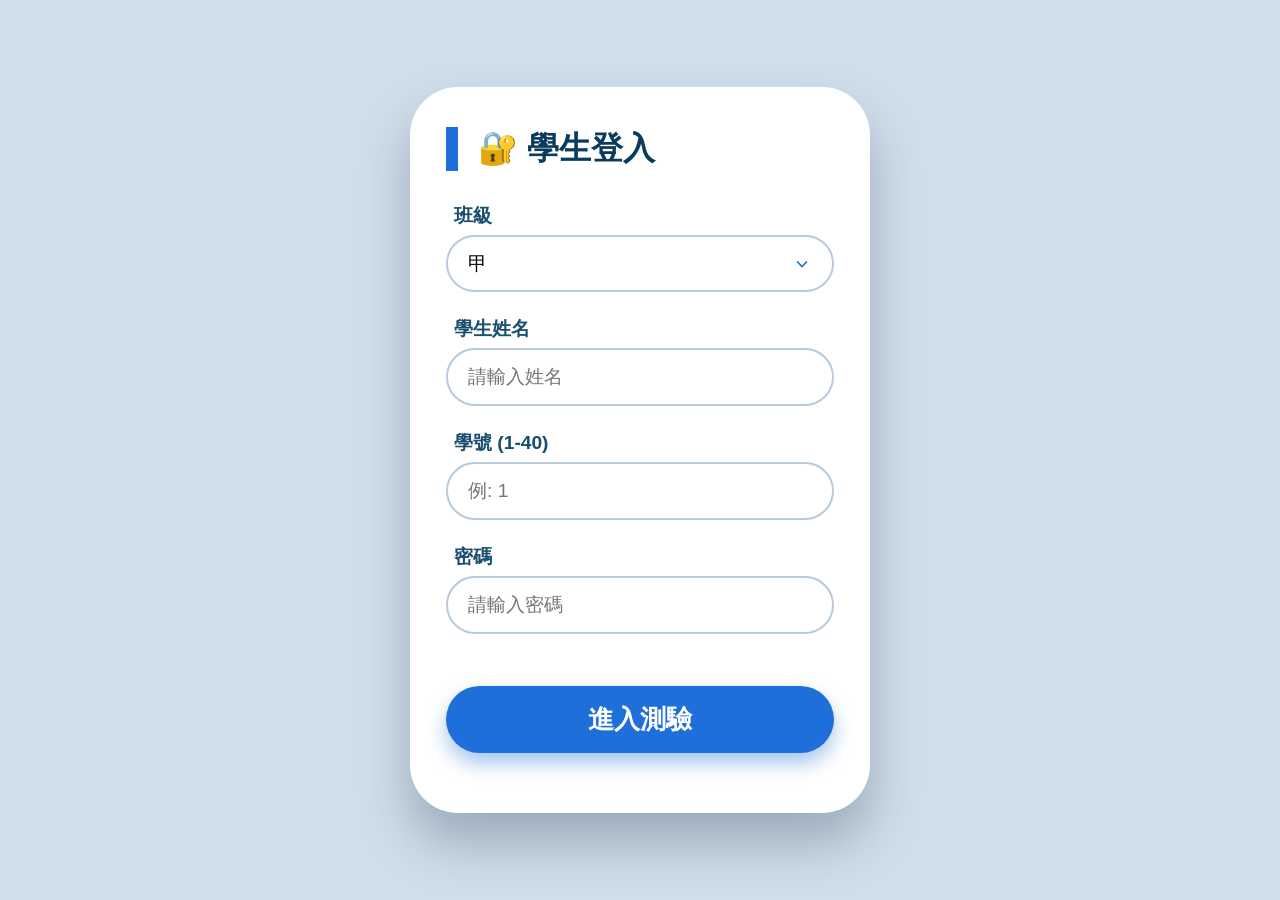
<file: index.html>
<!DOCTYPE html>
<html lang="zh-Hant">
<head>
    <meta charset="UTF-8">
    <meta name="viewport" content="width=device-width, initial-scale=1.0">
    <title>三年級科學 · 模擬測驗（隨機題序／自動批改）</title>
    <script src="https://cdn.sheetjs.com/xlsx-0.20.2/package/dist/xlsx.full.min.js"></script>
    <style>
        * { box-sizing: border-box; margin: 0; padding: 0; font-family: 'Segoe UI', 'Microsoft JhengHei', 微軟正黑體, sans-serif; }
        body { background: #d0deeb; min-height: 100vh; display: flex; justify-content: center; align-items: center; padding: 12px; }

        /* ─── Login Panel ─── */
        .login-container {
            background: white; width: 460px; max-width: 96%; padding: 40px 36px;
            border-radius: 48px; box-shadow: 0 30px 50px rgba(0,20,40,0.25);
            text-align: center; transition: 0.2s;
        }
        .login-container h2 {
            color: #0b3b5c; font-size: 2rem; margin-bottom: 32px; font-weight: 600;
            border-left: 12px solid #1e6fd9; padding-left: 20px; text-align: left; cursor: pointer;
        }
        .login-field { margin-bottom: 24px; text-align: left; }
        .login-field label {
            display: block; font-size: 1.2rem; color: #1a4e6f;
            font-weight: 600; margin-bottom: 6px; margin-left: 8px;
        }
        .login-field select, .login-field input {
            width: 100%; padding: 16px 20px; font-size: 1.2rem;
            border: 2px solid #b8cadc; border-radius: 60px; background: white;
            transition: 0.15s; outline: none;
        }
        .login-field select {
            appearance: none;
            background-image: url('data:image/svg+xml;utf8,<svg xmlns="http://www.w3.org/2000/svg" width="24" height="24" viewBox="0 0 24 24" fill="none" stroke="%231e6fd9" stroke-width="2"><polyline points="6 9 12 15 18 9"/></svg>');
            background-repeat: no-repeat; background-position: right 20px center; background-size: 20px;
        }
        .login-field input:focus, .login-field select:focus {
            border-color: #1e6fd9; box-shadow: 0 0 0 4px rgba(30,111,217,0.15);
        }
        .btn-login {
            background: #1e6fd9; color: white; font-size: 1.6rem; font-weight: 600;
            padding: 16px 30px; border: none; border-radius: 60px; width: 100%;
            margin-top: 28px; cursor: pointer; box-shadow: 0 10px 20px rgba(30,111,217,0.4);
            transition: 0.1s;
        }
        .btn-login:hover { background: #0b5bbb; transform: scale(1.01); }
        .error-msg { color: #c44536; margin-top: 20px; font-size: 1.1rem; }

        /* ─── Admin Panel ─── */
        #adminPanel {
            width: 1400px; max-width: 100%; height: 95vh; background: white;
            border-radius: 32px; box-shadow: 0 20px 40px rgba(0,0,0,0.15);
            display: none; flex-direction: column; overflow: hidden;
        }
        .admin-header {
            background: linear-gradient(135deg, #0b3b5c, #1a4e6f); color: white;
            padding: 16px 28px; display: flex; justify-content: space-between; align-items: center;
        }
        .admin-header h1 { font-size: 1.5rem; font-weight: 600; }
        .admin-body { display: flex; flex: 1; min-height: 0; background: #fafcff; }
        .admin-sidebar {
            width: 200px; background: #f0f4f8; border-right: 2px solid #bdcbd8;
            padding: 20px 10px; display: flex; flex-direction: column; gap: 8px;
        }
        .admin-tab {
            padding: 14px 18px; font-size: 1.1rem; font-weight: 600;
            border: none; border-radius: 14px; cursor: pointer; text-align: left;
            background: transparent; color: #1a4e6f; transition: 0.1s;
        }
        .admin-tab:hover { background: #dce6f0; }
        .admin-tab.active { background: #1e6fd9; color: white; }
        .admin-content { flex: 1; padding: 24px 30px; overflow-y: auto; }
        .admin-tab-content { display: none; }
        .admin-tab-content.active { display: block; }

        /* ─── Admin: Question Bank ─── */
        .toolbar { display: flex; gap: 12px; margin-bottom: 20px; flex-wrap: wrap; align-items: center; }
        .toolbar select, .toolbar input, .toolbar button {
            padding: 10px 18px; font-size: 1rem; border-radius: 30px; border: 2px solid #b8cadc;
        }
        .toolbar button {
            background: #1e6fd9; color: white; border: none; cursor: pointer; font-weight: 600;
        }
        .toolbar button:hover { background: #0b5bbb; }
        .toolbar .btn-danger { background: #c44536; }
        .toolbar .btn-danger:hover { background: #a03020; }
        .toolbar .btn-success { background: #2a9d8f; }
        .toolbar .btn-success:hover { background: #1f7e72; }

        .qb-table { width: 100%; border-collapse: collapse; font-size: 0.95rem; }
        .qb-table th {
            background: #e8eef5; padding: 12px 10px; text-align: left;
            border-bottom: 2px solid #bdcbd8; position: sticky; top: 0;
        }
        .qb-table td { padding: 10px; border-bottom: 1px solid #dde5ed; vertical-align: middle; }
        .qb-table tr:hover { background: #f5f8fc; }
        .type-badge {
            display: inline-block; padding: 3px 12px; border-radius: 20px;
            font-size: 0.8rem; font-weight: 600; color: white;
        }
        .type-image-choice { background: #9b59b6; }
        .type-text-choice { background: #2980b9; }
        .type-short-answer { background: #27ae60; }
        .type-fill-blank { background: #e67e22; }
        .preview-text { max-width: 300px; overflow: hidden; text-overflow: ellipsis; white-space: nowrap; }

        /* ─── Admin: Modal / Form ─── */
        .modal-overlay {
            position: fixed; top: 0; left: 0; width: 100%; height: 100%;
            background: rgba(0,0,0,0.5); display: flex; justify-content: center;
            align-items: center; z-index: 1000;
        }
        .modal {
            background: white; border-radius: 32px; padding: 30px; width: 700px;
            max-width: 96%; max-height: 90vh; overflow-y: auto; box-shadow: 0 30px 50px rgba(0,0,0,0.3);
        }
        .modal h3 { font-size: 1.5rem; color: #0b3b5c; margin-bottom: 20px; }
        .modal-field { margin-bottom: 16px; }
        .modal-field label { display: block; font-weight: 600; margin-bottom: 4px; color: #1a4e6f; }
        .modal-field input, .modal-field select, .modal-field textarea {
            width: 100%; padding: 12px 16px; font-size: 1rem;
            border: 2px solid #b8cadc; border-radius: 16px; outline: none;
        }
        .modal-field input:focus, .modal-field select:focus, .modal-field textarea:focus {
            border-color: #1e6fd9; box-shadow: 0 0 0 4px rgba(30,111,217,0.15);
        }
        .modal-field textarea { min-height: 60px; resize: vertical; }
        .modal-option-row {
            display: flex; gap: 8px; align-items: center; margin-bottom: 8px;
        }
        .modal-option-row input { flex: 1; }
        .modal-option-row .btn-remove-opt {
            background: #c44536; color: white; border: none; width: 36px;
            height: 36px; border-radius: 50%; cursor: pointer; font-size: 1.2rem;
        }
        .modal-btns { display: flex; gap: 12px; margin-top: 20px; justify-content: flex-end; }
        .modal-btns button {
            padding: 12px 28px; font-size: 1rem; border-radius: 30px;
            border: none; cursor: pointer; font-weight: 600;
        }
        .modal-btns .btn-primary { background: #1e6fd9; color: white; }
        .modal-btns .btn-secondary { background: #e0e5ec; color: #1e2b37; }

        /* ─── Admin: Test Config ─── */
        .config-section { background: #f9fcff; border: 1px solid #cfdeed; border-radius: 20px; padding: 20px; margin-bottom: 20px; }
        .config-section h4 { color: #0b3b5c; margin-bottom: 12px; }
        .auto-row { display: flex; gap: 16px; align-items: center; margin-bottom: 10px; flex-wrap: wrap; }
        .auto-row label { min-width: 100px; font-weight: 600; }
        .auto-row input[type="number"] { width: 80px; padding: 8px 12px; border: 2px solid #b8cadc; border-radius: 16px; font-size: 1rem; text-align: center; }
        .q-check-list { max-height: 400px; overflow-y: auto; border: 1px solid #cfdeed; border-radius: 16px; padding: 12px; }
        .q-check-item { padding: 8px 12px; border-bottom: 1px solid #eef3f8; display: flex; align-items: center; gap: 10px; }
        .q-check-item label { flex: 1; cursor: pointer; }

        /* ─── Admin: Results ─── */
        .results-summary { display: flex; gap: 20px; margin-bottom: 20px; flex-wrap: wrap; }
        .stat-card {
            background: #f9fcff; border: 1px solid #cfdeed; border-radius: 20px;
            padding: 16px 24px; text-align: center; min-width: 120px;
        }
        .stat-card .num { font-size: 2rem; font-weight: 700; color: #1e6fd9; }
        .stat-card .label { font-size: 0.9rem; color: #5b7a94; }

        /* ─── Test App (student) ─── */
        .app {
            width: 1400px; max-width: 100%; height: 95vh; background: white;
            border-radius: 32px; box-shadow: 0 20px 40px rgba(0,0,0,0.15);
            display: none; flex-direction: column; overflow: hidden;
        }
        .header {
            padding: 16px 28px; background: linear-gradient(135deg, #0b3b5c, #1a4e6f);
            color: white; display: flex; justify-content: space-between;
            align-items: center; font-size: 1.3rem; flex-wrap: wrap;
        }
        .student-badge {
            background: #143e57; padding: 8px 22px; border-radius: 40px;
            font-size: 1.2rem; font-weight: 500;
        }
        .timer {
            background: #102a37; padding: 8px 24px; border-radius: 60px;
            font-size: 2rem; font-weight: 700; font-family: 'Courier New', monospace;
            box-shadow: inset 0 0 0 2px #3e7a9b; color: #f8ffb0;
        }
        .main { display: flex; flex: 1; min-height: 0; background: #fafcff; }
        .sidebar {
            width: 200px; background: #f0f4f8; border-right: 2px solid #bdcbd8;
            padding: 15px 10px; overflow-y: auto; display: flex; flex-direction: column; gap: 15px;
        }
        .color-legend {
            background: #ffffffcc; border-radius: 40px; padding: 12px 8px;
            font-size: 1rem; font-weight: 500; display: flex; flex-wrap: wrap;
            justify-content: center; gap: 15px; border: 1px solid #b0c4d9; backdrop-filter: blur(2px);
        }
        .legend-item { display: flex; align-items: center; gap: 6px; }
        .legend-color { width: 24px; height: 24px; border-radius: 8px; }
        .green-bg { background-color: #2a9d8f; }
        .blue-bg { background-color: #1e6fd9; }
        .gray-bg { background-color: #e0e5ec; border: 1px solid #aaa; }
        .question-grid { display: flex; flex-wrap: wrap; gap: 10px; justify-content: center; }
        .q-btn {
            width: 46px; height: 46px; border-radius: 18px; border: none;
            font-size: 1.3rem; font-weight: 700; display: flex; align-items: center;
            justify-content: center; cursor: pointer; transition: 0.1s; box-shadow: 0 4px 6px rgba(0,0,0,0.05);
        }
        .q-btn.todo { background-color: #e0e5ec; color: #1e2b37; }
        .q-btn.done { background-color: #2a9d8f; color: white; }
        .q-btn.current { background-color: #1e6fd9; color: white; transform: scale(1.05); border: 2px solid white; }
        .q-btn:hover:not(.current) { filter: brightness(0.96); }
        .content { flex: 1; padding: 24px 30px; overflow-y: auto; background: white; }
        .question-panel { max-width: 900px; margin: 0 auto; }
        .question-body {
            font-size: 1.2rem; line-height: 1.6; color: #1f3a4c;
            background: #f9fcff; padding: 30px 28px; border-radius: 28px;
            box-shadow: 0 10px 20px rgba(0,0,0,0.02), inset 0 0 0 1px #cfdeed;
        }
        .question-body p { margin: 1.2em 0; }
        .question-body label {
            display: block; margin: 12px 0 12px 25px; font-size: 1.15rem; cursor: pointer;
        }
        .question-body input[type="radio"] { width: 18px; height: 18px; margin-right: 12px; accent-color: #1e6fd9; }
        .question-body input[type="text"], .question-body input[type="number"], .question-body textarea {
            font-size: 1.1rem; padding: 12px 16px; border: 2px solid #cbd5e1;
            border-radius: 30px; width: 90%; max-width: 500px; margin-top: 8px;
            margin-bottom: 20px; background: white;
        }
        .question-body input:focus, .question-body textarea:focus {
            border-color: #1e6fd9; outline: none; box-shadow: 0 0 0 4px rgba(30,111,217,0.2);
        }
        .question-body .q-image { max-width: 100%; height: auto; border-radius: 16px; margin: 12px 0; }
        .question-body .opt-image { max-width: 60px; height: auto; border-radius: 8px; margin-right: 8px; vertical-align: middle; }
        .button-group { display: flex; gap: 20px; margin-top: 30px; flex-wrap: wrap; }
        .save-btn {
            background: #2a9d8f; color: white; border: none; font-size: 1.3rem;
            font-weight: 600; padding: 14px 28px; border-radius: 60px;
            cursor: pointer; box-shadow: 0 6px 12px rgba(42,157,143,0.4); transition: 0.1s;
        }
        .save-btn:hover { background: #1f7e72; }
        .save-flash { animation: flash 0.3s ease-in-out 4; }
        @keyframes flash {
            0% { background-color: #2a9d8f; }
            50% { background-color: #f4d03f; color: #1e2b37; }
            100% { background-color: #2a9d8f; }
        }
        .view-answer-btn {
            background: #b87333; color: white; border: none; font-size: 1.3rem;
            font-weight: 600; padding: 14px 28px; border-radius: 60px;
            cursor: pointer; box-shadow: 0 6px 12px rgba(184,115,51,0.4); transition: 0.1s;
        }
        .view-answer-btn:hover { background: #9e5f29; }
        .footer {
            background: #eef3f7; padding: 16px 28px; display: flex;
            justify-content: space-between; align-items: center; border-top: 2px solid #b8cadc; flex-wrap: wrap; gap: 15px;
        }
        .nav-btn {
            background: white; border: 2px solid #1e6fd9; color: #1e6fd9;
            font-size: 1.3rem; font-weight: 600; padding: 10px 30px; border-radius: 60px; cursor: pointer;
        }
        .nav-btn:hover:not(:disabled) { background: #1e6fd9; color: white; }
        .nav-btn:disabled { opacity: 0.35; border-color: #9aaebb; color: #7b8b9f; cursor: not-allowed; }
        .counter {
            font-size: 1.3rem; font-weight: 600; color: #1c3f5c;
            background: white; padding: 8px 32px; border-radius: 60px; border: 1px solid #bfd2e3;
        }
        .action-btns { display: flex; gap: 15px; }
        .action-btn {
            background: #1e6fd9; color: white; border: none; font-size: 1.2rem;
            font-weight: 600; padding: 12px 28px; border-radius: 60px; cursor: pointer;
            box-shadow: 0 6px 12px rgba(30,111,217,0.3);
        }
        .action-btn.orange { background: #c44536; }
        .action-btn:hover { filter: brightness(0.92); }
        .content::-webkit-scrollbar { width: 12px; }
        .content::-webkit-scrollbar-track { background: #eef3f8; }
        .content::-webkit-scrollbar-thumb { background: #9bb0c2; border-radius: 20px; border: 3px solid #eef3f8; }
        .admin-content::-webkit-scrollbar { width: 12px; }
        .admin-content::-webkit-scrollbar-track { background: #eef3f8; }
        .admin-content::-webkit-scrollbar-thumb { background: #9bb0c2; border-radius: 20px; border: 3px solid #eef3f8; }
    </style>
</head>
<body>

<!-- ─── 管理後台 ─── -->
<div id="adminPanel">
    <div class="admin-header">
        <h1>📋 管理後台</h1>
        <div style="display:flex;gap:12px;align-items:center;">
            <span id="adminStatus" style="font-size:1rem;opacity:0.8;">管理員</span>
            <button id="backToStudentBtn" style="background:rgba(255,255,255,0.15);color:white;border:2px solid rgba(255,255,255,0.3);padding:8px 20px;border-radius:30px;cursor:pointer;font-size:1rem;">返回學生登入</button>
        </div>
    </div>
    <div class="admin-body">
        <div class="admin-sidebar">
            <button class="admin-tab active" data-tab="bank">📚 題庫管理</button>
            <button class="admin-tab" data-tab="test">📝 出題設定</button>
            <button class="admin-tab" data-tab="results">📊 考試結果</button>
            <button class="admin-tab" data-tab="gas">☁️ GAS 雲端</button>
        </div>
        <div class="admin-content">
            <!-- 題庫管理 -->
            <div id="tabBank" class="admin-tab-content active">
                <div class="toolbar">
                    <select id="bankFilter"><option value="all">全部題型</option><option value="image-choice">🖼️ 圖片選擇</option><option value="text-choice">📝 文字選擇</option><option value="short-answer">✏️ 簡答題</option><option value="fill-blank">🔤 填充題</option></select>
                    <span id="questionCount" style="font-weight:600;color:#1a4e6f;font-size:1rem;padding:0 8px;">0 題</span>
                    <button id="addQuestionBtn" class="btn-success">＋ 新增題目</button>
                    <button id="exportXLSXBtn" class="btn-success">📤 匯出 XLSX</button>
                    <button id="importXLSXBtn2" class="btn-success">📥 匯入 XLSX</button>
                    <button id="syncXLSXBtn" class="btn-success">🔄 從伺服器同步</button>
                    <input type="file" id="xlsxQFileInput" accept=".xlsx" style="display:none;">
                    <button id="publishBtn" class="btn-success" style="background:#8e44ad;display:none;">📤 更新網站題庫</button>
                    <button id="resetBankBtn" class="btn-danger">重置題庫</button>
                </div>
                <table class="qb-table"><thead><tr><th>ID</th><th>題型</th><th>題目預覽</th><th>正確答案</th><th>操作</th></tr></thead><tbody id="bankTableBody"></tbody></table>
            </div>
            <!-- 出題設定 -->
            <div id="tabTest" class="admin-tab-content">
                <div class="config-section">
                    <h4>📄 試卷名稱</h4>
                    <input type="text" id="testConfigName" value="科學測驗卷" style="width:300px;padding:10px 16px;border:2px solid #b8cadc;border-radius:30px;font-size:1rem;">
                </div>
                <div class="config-section">
                    <h4>🔀 出題模式</h4>
                    <label style="margin-right:20px;"><input type="radio" name="testMode" value="auto" checked> 自動出題</label>
                    <label><input type="radio" name="testMode" value="manual"> 手動出題</label>
                </div>
                <div id="autoConfigSection" class="config-section">
                    <h4>⚙️ 自動出題設定</h4>
                    <div class="auto-row"><label>🖼️ 圖片選擇：</label><input type="number" id="autoImageChoice" value="3" min="0" max="50"> 題</div>
                    <div class="auto-row"><label>📝 文字選擇：</label><input type="number" id="autoTextChoice" value="5" min="0" max="50"> 題</div>
                    <div class="auto-row"><label>✏️ 簡答題：</label><input type="number" id="autoShortAnswer" value="2" min="0" max="50"> 題</div>
                    <div class="auto-row"><label>🔤 填充題：</label><input type="number" id="autoFillBlank" value="2" min="0" max="50"> 題</div>
                    <button id="previewAutoBtn" class="btn-success" style="padding:10px 24px;border:none;border-radius:30px;cursor:pointer;font-weight:600;color:white;font-size:1rem;margin-top:8px;">👁️ 預覽自動出題</button>
                </div>
                <div id="manualConfigSection" class="config-section" style="display:none;">
                    <h4>✋ 手動選擇題目</h4>
                    <div class="q-check-list" id="manualQuestionList"></div>
                </div>
                <div class="config-section">
                    <button id="saveTestConfigBtn" class="btn-success" style="padding:12px 28px;border:none;border-radius:30px;cursor:pointer;font-weight:600;color:white;font-size:1.1rem;">💾 儲存為當前試卷</button>
                    <span id="testConfigStatus" style="margin-left:16px;color:#1a4e6f;"></span>
                </div>
            </div>
            <!-- 考試結果 -->
            <div id="tabResults" class="admin-tab-content">
                <div class="toolbar">
                    <button id="importXLSXBtn" class="btn-success">📥 匯入學生 XLSX</button>
                    <button id="exportMasterBtn" class="btn-success">📤 匯出全班總表</button>
                    <button id="clearResultsBtn" class="btn-danger">🗑️ 清除所有紀錄</button>
                    <input type="file" id="xlsxFileInput" accept=".xlsx,.xls" style="display:none;" multiple>
                </div>
                <div class="results-summary" id="resultsSummary">
                    <div class="stat-card"><div class="num" id="resultCount">0</div><div class="label">已匯入學生</div></div>
                </div>
                <div id="resultsTableContainer"></div>
            </div>
            <!-- GAS 雲端 -->
            <div id="tabGas" class="admin-tab-content">
                <div class="config-section">
                    <h4>🔗 GAS API 設定</h4>
                    <div class="auto-row">
                        <label style="min-width:120px;">API 網址：</label>
                        <input type="url" id="gasApiUrl" placeholder="https://script.google.com/macros/s/XXXXX/exec" style="flex:1;padding:10px 16px;border:2px solid #b8cadc;border-radius:30px;font-size:1rem;">
                    </div>
                    <p style="color:#5b7a94;font-size:0.85rem;margin:4px 0 12px 120px;">⚠️ 必須以 <code style="background:#eef3f8;padding:2px 8px;border-radius:4px;">/exec</code> 結尾，不要複製 <code style="background:#eef3f8;padding:2px 8px;border-radius:4px;">/edit</code> 網址</p>
                    <div class="auto-row">
                        <label style="min-width:120px;">API 密碼：</label>
                        <input type="password" id="gasApiPwd" placeholder="admin" style="width:200px;padding:10px 16px;border:2px solid #b8cadc;border-radius:30px;font-size:1rem;">
                    </div>
                    <div class="auto-row" style="margin-top:12px;">
                        <button id="gasTestBtn" class="btn-success" style="padding:10px 24px;border:none;border-radius:30px;cursor:pointer;font-weight:600;color:white;font-size:1rem;">🔍 測試連線</button>
                        <button id="gasSaveSettingsBtn" class="btn-success" style="padding:10px 24px;border:none;border-radius:30px;cursor:pointer;font-weight:600;color:white;font-size:1rem;">💾 儲存設定</button>
                    </div>
                </div>
                    <div class="auto-row">
                        <label style="min-width:120px;">API 密碼：</label>
                        <input type="password" id="gasApiPwd" placeholder="admin" style="width:200px;padding:10px 16px;border:2px solid #b8cadc;border-radius:30px;font-size:1rem;">
                    </div>
                    <div class="auto-row" style="margin-top:12px;">
                        <button id="gasTestBtn" class="btn-success" style="padding:10px 24px;border:none;border-radius:30px;cursor:pointer;font-weight:600;color:white;font-size:1rem;">🔍 測試連線</button>
                        <button id="gasSaveSettingsBtn" class="btn-success" style="padding:10px 24px;border:none;border-radius:30px;cursor:pointer;font-weight:600;color:white;font-size:1rem;">💾 儲存設定</button>
                    </div>
                </div>
                <div class="config-section">
                    <h4> 上傳題庫到 GAS 雲端</h4>
                    <p style="color:#5b7a94;margin-bottom:12px;font-size:0.95rem;">將當前題庫打包成 XLSX 並上傳到 Google Drive，作為 GitHub Pages 的備份來源</p>
                    <div class="auto-row">
                        <button id="gasUploadBtn" class="btn-success" style="padding:12px 28px;border:none;border-radius:30px;cursor:pointer;font-weight:600;color:white;font-size:1rem;">📤 上傳題庫到雲端</button>
                    </div>
                </div>
                <div class="config-section">
                    <h4>📥 從 GAS 雲端同步題庫</h4>
                    <p style="color:#5b7a94;margin-bottom:12px;font-size:0.95rem;">從 Google Drive 下載最新 XLSX 並覆蓋本地題庫（替代「從伺服器同步」）</p>
                    <div class="auto-row">
                        <button id="gasSyncBtn" class="btn-success" style="padding:12px 28px;border:none;border-radius:30px;cursor:pointer;font-weight:600;color:white;font-size:1rem;background:#27ae60;">🔄 從雲端同步題庫</button>
                    </div>
                </div>
                <div class="config-section">
                    <h4>📋 操作紀錄</h4>
                    <div id="gasLog" style="background:#1a2332;color:#a8d8a8;border-radius:16px;padding:16px;font-family:'Courier New',monospace;font-size:0.9rem;max-height:200px;overflow-y:auto;white-space:pre-wrap;min-height:60px;">等待操作...</div>
                </div>
            </div>
        </div>
    </div>
</div>

<!-- ─── 登入面板 ─── -->
<div id="loginPanel" class="login-container">
    <h2 id="loginTitle">🔐 學生登入</h2>
    <div class="login-field">
        <label>班級</label>
        <select id="classSelect">
            <option value="甲">甲</option><option value="乙">乙</option><option value="丙">丙</option>
            <option value="丁">丁</option><option value="戊">戊</option><option value="己">己</option>
        </select>
    </div>
    <div class="login-field">
        <label>學生姓名</label>
        <input type="text" id="studentName" placeholder="請輸入姓名" value="">
    </div>
    <div class="login-field">
        <label>學號 (1-40)</label>
        <input type="number" id="studentId" min="1" max="40" step="1" placeholder="例: 1" value="">
    </div>
    <div class="login-field">
        <label>密碼</label>
        <input type="password" id="passwordInput" placeholder="請輸入密碼">
    </div>
    <button class="btn-login" id="enterTestBtn">進入測驗</button>
    <div id="loginError" class="error-msg"></div>
</div>

<!-- ─── 正式測驗界面 ─── -->
<div id="testApp" class="app">
    <div class="header">
        <span>🔬 三年級科學 · 模擬評量（題序隨機）</span>
        <span class="student-badge" id="headerStudent">—</span>
        <span class="timer" id="timerDisplay">36:00</span>
    </div>
    <div class="main">
        <div class="sidebar">
            <div class="color-legend">
                <div class="legend-item"><span class="legend-color green-bg"></span> 已完成</div>
                <div class="legend-item"><span class="legend-color blue-bg"></span> 目前</div>
                <div class="legend-item"><span class="legend-color gray-bg"></span> 未完成</div>
            </div>
            <div id="questionGridContainer" class="question-grid"></div>
        </div>
        <div class="content" id="contentArea">
            <div class="question-panel" id="questionPanel"></div>
        </div>
    </div>
    <div class="footer">
        <div style="display:flex;gap:12px;">
            <button class="nav-btn" id="prevBtn" disabled>← 上一題</button>
            <button class="nav-btn" id="nextBtn">下一題 →</button>
            <span class="counter" id="counterText">0 / 0</span>
        </div>
        <div class="action-btns">
            <button class="action-btn" id="generateXLSXBtn">📥 產生答案 (XLSX)</button>
            <button class="action-btn orange" id="emailBtn">✉️ 提交 (電郵)</button>
        </div>
    </div>
</div>

<script>
(function() {
    'use strict';

    // ═══════════════════════════════════════════════════
    //  1. CONSTANTS & HELPERS
    // ═══════════════════════════════════════════════════

    const LS_QB = 'timss_questionBank';
    const LS_TC = 'timss_testConfig';
    const LS_AP = 'timss_adminPassword';
    const LS_RES = 'timss_results';
    const LS_SP = 'timss_studentPassword';
    const LS_QID = 'timss_nextQid';
    const LS_GH = 'timss_github';
    const DEFAULT_ADMIN_PWD = 'admin';
    const DEFAULT_STUDENT_PWD = '2129';

    const TYPE_LABELS = {
        'image-choice': '🖼️ 圖片選擇',
        'text-choice': '📝 文字選擇',
        'short-answer': '✏️ 簡答題',
        'fill-blank': '🔤 填充題'
    };
    const TYPE_CSS = {
        'image-choice': 'type-image-choice',
        'text-choice': 'type-text-choice',
        'short-answer': 'type-short-answer',
        'fill-blank': 'type-fill-blank'
    };

    function lsGet(key, def) {
        try { const v = localStorage.getItem(key); return v ? JSON.parse(v) : def; } catch(e) { return def; }
    }
    function lsSet(key, val) { localStorage.setItem(key, JSON.stringify(val)); }

    function getQuestionBank() { return lsGet(LS_QB, []); }
    function saveQuestionBank(qb) { lsSet(LS_QB, qb); }
    function getTestConfig() { return lsGet(LS_TC, null); }
    function saveTestConfig(tc) { lsSet(LS_TC, tc); }
    function getResults() { return lsGet(LS_RES, []); }
    function saveResults(r) { lsSet(LS_RES, r); }
    function nextQid() {
        let n = lsGet(LS_QID, 100);
        lsSet(LS_QID, n + 1);
        return n;
    }
    function getAdminPwd() { return lsGet(LS_AP, DEFAULT_ADMIN_PWD); }
    function setAdminPwd(p) { lsSet(LS_AP, p); }
    function getStudentPwd() { return lsGet(LS_SP, DEFAULT_STUDENT_PWD); }
    function setStudentPwd(p) { lsSet(LS_SP, p); }
    function getGithubSettings() { return lsGet(LS_GH, { token: '', repo: '', path: 'questions.xlsx' }); }
    function saveGithubSettings(s) { lsSet(LS_GH, s); }

    function shuffleArray(arr) {
        for (let i = arr.length - 1; i > 0; i--) {
            const j = Math.floor(Math.random() * (i + 1));
            [arr[i], arr[j]] = [arr[j], arr[i]];
        }
        return arr;
    }

    function stripHtml(html) {
        const d = document.createElement('div');
        d.innerHTML = html;
        return d.textContent || d.innerText || '';
    }

    // ═══════════════════════════════════════════════════
    //  2. SEED DATA (migrate existing 22 questions)
    // ═══════════════════════════════════════════════════

    function buildSeedQuestions() {
        return [
            { id:1, type:'image-choice', title:'辨認動物', content:'<p><strong>圖中是甚麼種類的動物？</strong></p><img src="https://i.pinimg.com/736x/08/30/45/0830457efcb9967453099414443272a8.jpg" class="q-image" alt="動物圖"><p>請選擇正確的分類：</p>', options:[{label:'A',value:'A',text:'鳥類'},{label:'B',value:'B',text:'哺乳類'},{label:'C',value:'C',text:'魚類'},{label:'D',value:'D',text:'昆蟲'}], correctAnswer:{q:'B'}, createdAt:Date.now() },
            { id:2, type:'text-choice', title:'光合作用', content:'<p>植物的哪個部分通常進行光合作用？</p>', options:[{label:'A',value:'A',text:'根'},{label:'B',value:'B',text:'莖'},{label:'C',value:'C',text:'葉'},{label:'D',value:'D',text:'花'}], correctAnswer:{q:'C'}, createdAt:Date.now() },
            { id:3, type:'short-answer', title:'水的蒸發', content:'<p>一杯水放在桌上，三天後水位變低了。水去哪裡了？請寫出你的想法。</p><textarea name="q" rows="3" placeholder="請輸入你的想法..." style="width:100%;"></textarea>', correctAnswer:{q:''}, createdAt:Date.now() },
            { id:4, type:'text-choice', title:'重力', content:'<p>下面哪一種力會把物體往地面拉？</p>', options:[{label:'A',value:'A',text:'磁力'},{label:'B',value:'B',text:'摩擦力'},{label:'C',value:'C',text:'重力'},{label:'D',value:'D',text:'彈力'}], correctAnswer:{q:'C'}, createdAt:Date.now() },
            { id:5, type:'text-choice', title:'魚類呼吸', content:'<p>魚類用什麼呼吸？</p>', options:[{label:'A',value:'A',text:'肺'},{label:'B',value:'B',text:'皮膚'},{label:'C',value:'C',text:'鰓'},{label:'D',value:'D',text:'氣管'}], correctAnswer:{q:'C'}, createdAt:Date.now() },
            { id:6, type:'text-choice', title:'自然資源', content:'<p>下列哪一個是「自然資源」？</p>', options:[{label:'A',value:'A',text:'塑膠'},{label:'B',value:'B',text:'玻璃'},{label:'C',value:'C',text:'陽光'},{label:'D',value:'D',text:'鋼鐵'}], correctAnswer:{q:'C'}, createdAt:Date.now() },
            { id:7, type:'text-choice', title:'太陽軌跡', content:'<p>一天中，太陽在天空中的位置怎樣變化？</p>', options:[{label:'A',value:'A',text:'從東邊升起，西邊落下'},{label:'B',value:'B',text:'從西邊升起，東邊落下'},{label:'C',value:'C',text:'一直停在頭頂'},{label:'D',value:'D',text:'從北邊移到南邊'}], correctAnswer:{q:'A'}, createdAt:Date.now() },
            { id:8, type:'fill-blank', title:'水的三態', content:'<p>水的三態分為固體、______ 和氣體。</p><input type="text" name="q" placeholder="請填入答案" style="width:250px;">', correctAnswer:{q:'液態'}, multiAnswers:{q:['液態','液體']}, createdAt:Date.now() },
            { id:9, type:'text-choice', title:'昆蟲', content:'<p>下列哪一種動物是「昆蟲」？</p>', options:[{label:'A',value:'A',text:'蜘蛛'},{label:'B',value:'B',text:'蜜蜂'},{label:'C',value:'C',text:'蜈蚣'},{label:'D',value:'D',text:'蝸牛'}], correctAnswer:{q:'B'}, createdAt:Date.now() },
            { id:10, type:'text-choice', title:'雨衣材料', content:'<p>哪一種材料最適合用來做雨衣？</p>', options:[{label:'A',value:'A',text:'棉布'},{label:'B',value:'B',text:'塑膠'},{label:'C',value:'C',text:'紙'},{label:'D',value:'D',text:'木頭'}], correctAnswer:{q:'B'}, createdAt:Date.now() },
            { id:11, type:'short-answer', title:'月亮發光', content:'<p>月亮會發光嗎？請簡單說明。</p><textarea name="q" rows="2" placeholder="寫下你的想法..." style="width:100%;"></textarea>', correctAnswer:{q:''}, createdAt:Date.now() },
            { id:12, type:'text-choice', title:'心臟', content:'<p>人體中負責傳送血液的器官是？</p>', options:[{label:'A',value:'A',text:'胃'},{label:'B',value:'B',text:'心臟'},{label:'C',value:'C',text:'肝臟'},{label:'D',value:'D',text:'肺'}], correctAnswer:{q:'B'}, createdAt:Date.now() },
            { id:13, type:'text-choice', title:'冰塊融化', content:'<p>冰塊放在室溫環境下會變成什麼？</p>', options:[{label:'A',value:'A',text:'水蒸氣'},{label:'B',value:'B',text:'水'},{label:'C',value:'C',text:'冰'},{label:'D',value:'D',text:'霜'}], correctAnswer:{q:'B'}, createdAt:Date.now() },
            { id:14, type:'text-choice', title:'草食動物', content:'<p>下列哪一項是草食性動物？</p>', options:[{label:'A',value:'A',text:'獅子'},{label:'B',value:'B',text:'馬'},{label:'C',value:'C',text:'老虎'},{label:'D',value:'D',text:'狼'}], correctAnswer:{q:'B'}, createdAt:Date.now() },
            { id:15, type:'text-choice', title:'颱風', content:'<p>在澳門，熱帶氣旋又被稱作甚麼？</p>', options:[{label:'A',value:'A',text:'暴雨'},{label:'B',value:'B',text:'下雪'},{label:'C',value:'C',text:'颱風'},{label:'D',value:'D',text:'起霧'}], correctAnswer:{q:'C'}, createdAt:Date.now() },
            { id:16, type:'fill-blank', title:'植物生長條件', content:'<p>一棵樹的生長需要哪些條件？寫出兩個。</p><input type="text" name="q_a" placeholder="條件1" style="width:200px;margin-right:16px;"> <input type="text" name="q_b" placeholder="條件2" style="width:200px;">', correctAnswer:{q_a:'陽光',q_b:'水'}, multiAnswers:{q_a:['陽光','太陽','陽光空氣'],q_b:['水','水分','水份']}, createdAt:Date.now() },
            { id:17, type:'text-choice', title:'導電體', content:'<p>哪一個是導電體？</p>', options:[{label:'A',value:'A',text:'橡皮擦'},{label:'B',value:'B',text:'鐵釘'},{label:'C',value:'C',text:'塑膠尺'},{label:'D',value:'D',text:'玻璃杯'}], correctAnswer:{q:'B'}, createdAt:Date.now() },
            { id:18, type:'text-choice', title:'燃燒需要', content:'<p>蠟燭燃燒時，需要哪一種氣體？</p>', options:[{label:'A',value:'A',text:'二氧化碳'},{label:'B',value:'B',text:'氧氣'},{label:'C',value:'C',text:'氮氣'},{label:'D',value:'D',text:'氫氣'}], correctAnswer:{q:'B'}, createdAt:Date.now() },
            { id:19, type:'text-choice', title:'影子', content:'<p>什麼是「影子」形成的原因？</p>', options:[{label:'A',value:'A',text:'光線被物體擋住'},{label:'B',value:'B',text:'物體自身發光'},{label:'C',value:'C',text:'光線直接穿過物體'},{label:'D',value:'D',text:'物體會變黑'}], correctAnswer:{q:'A'}, createdAt:Date.now() },
            { id:20, type:'short-answer', title:'保護色', content:'<p>寫出一種具有「保護色」的動物。</p><textarea name="q" rows="2" placeholder="請寫出動物名稱..." style="width:100%;"></textarea>', correctAnswer:{q:''}, createdAt:Date.now() },
            { id:21, type:'text-choice', title:'水星', content:'<p>下面哪一個行星離太陽最近？</p>', options:[{label:'A',value:'A',text:'地球'},{label:'B',value:'B',text:'金星'},{label:'C',value:'C',text:'水星'},{label:'D',value:'D',text:'火星'}], correctAnswer:{q:'C'}, createdAt:Date.now() },
            { id:22, type:'text-choice', title:'仙人掌', content:'<p>為甚麼仙人掌的葉子是尖刺狀？</p>', options:[{label:'A',value:'A',text:'減少營養流失'},{label:'B',value:'B',text:'增加吸引空氣中水分的機會'},{label:'C',value:'C',text:'減少水分流失'},{label:'D',value:'D',text:'怕太陽曬'}], correctAnswer:{q:'C'}, createdAt:Date.now() }
        ];
    }

    function seedIfEmpty() {
        let qb = getQuestionBank();
        if (!qb || qb.length === 0) {
            saveQuestionBank(buildSeedQuestions());
            lsSet(LS_QID, 100);
        }
    }

    // ═══════════════════════════════════════════════════
    //  3. QUESTION BANK CRUD
    // ═══════════════════════════════════════════════════

    function addQuestion(q) {
        const qb = getQuestionBank();
        q.id = nextQid();
        q.createdAt = Date.now();
        qb.push(q);
        saveQuestionBank(qb);
        return q;
    }

    function updateQuestion(id, updates) {
        const qb = getQuestionBank();
        const idx = qb.findIndex(x => x.id === id);
        if (idx === -1) return false;
        qb[idx] = { ...qb[idx], ...updates, id: qb[idx].id, createdAt: qb[idx].createdAt };
        saveQuestionBank(qb);
        return true;
    }

    function deleteQuestion(id) {
        let qb = getQuestionBank();
        qb = qb.filter(x => x.id !== id);
        saveQuestionBank(qb);
    }

    function getQuestionsByType(type) {
        const qb = getQuestionBank();
        if (type === 'all') return qb;
        return qb.filter(x => x.type === type);
    }

    // ═══════════════════════════════════════════════════
    //  3b. XLSX EXPORT / IMPORT / SYNC (flat format)
    // ═══════════════════════════════════════════════════

    // Shared: parse XLSX rows into question bank (handles both old & new format)
    function parseQuestionsFromRows(rows) {
        const qb = [];
        for (let i = 1; i < rows.length; i++) {
            const row = rows[i];
            if (row[0] === undefined || row[0] === null || row[0] === '') continue;
            const q = {
                id: parseInt(row[0]) || (Date.now() + i),
                type: String(row[1] || 'text-choice').trim(),
                title: String(row[2] || '').trim(),
                content: String(row[3] || '').trim(),
                correctAnswer: { q: '' },
                createdAt: Date.now()
            };

            const col4 = row[4] ? String(row[4]).trim() : '';

            // Detect old format (col 4 is a JSON array string)
            if (col4.startsWith('[')) {
                try { q.options = JSON.parse(col4); } catch(e) {}
                if (row[5]) { try { q.correctAnswer = JSON.parse(row[5]); } catch(e) { q.correctAnswer = { q: String(row[5]).trim() }; } }
                if (row[6]) { try { q.multiAnswers = JSON.parse(row[6]); } catch(e) {} }
                if (row[7]) q.image = String(row[7]).trim();
            } else {
                // New flat format: col4=A, col5=B, col6=C, col7=D, col8=answer, col9=multi, col10=image
                const optLabels = 'ABCDEFGH';
                const opts = [];
                for (let j = 4; j <= 7; j++) {
                    const val = row[j] ? String(row[j]).trim() : '';
                    if (val) {
                        const label = optLabels[opts.length];
                        opts.push({ label, value: label, text: val, image: '' });
                    }
                }
                if (opts.length >= 2) q.options = opts;
                if (row[8]) q.correctAnswer = { q: String(row[8]).trim() };
                if (row[9]) {
                    const multi = String(row[9]).trim();
                    if (multi) q.multiAnswers = { q: multi.split('|').map(s => s.trim()).filter(Boolean) };
                }
                if (row[10]) q.image = String(row[10]).trim();
            }

            qb.push(q);
        }
        return qb;
    }

    function exportQuestionsXLSX() {
        const qb = getQuestionBank();
        const header = ['ID', '題型', '標題', '題目內容', '選項A', '選項B', '選項C', '選項D', '正確答案', '多組答案(|分隔)', '圖片網址'];
        const data = [header];
        qb.forEach(q => {
            const content = stripHtml(q.content).replace(/\s+/g, ' ').trim();
            const row = [q.id, q.type, q.title, content, '', '', '', '', '', '', q.image || ''];
            if (q.options && q.options.length > 0) {
                q.options.forEach((o, i) => { if (i < 4) row[4 + i] = o.text; });
            }
            const ans = q.correctAnswer ? Object.values(q.correctAnswer).filter(v => v).join(', ') : '';
            row[8] = ans;
            if (q.multiAnswers) {
                const vals = Array.isArray(q.multiAnswers) ? q.multiAnswers : Object.values(q.multiAnswers).flat();
                row[9] = vals.filter(Boolean).join('|');
            }
            data.push(row);
        });
        const wb = XLSX.utils.book_new();
        const ws = XLSX.utils.aoa_to_sheet(data);
        ws['!cols'] = [{wch:5},{wch:16},{wch:24},{wch:50},{wch:16},{wch:16},{wch:16},{wch:16},{wch:16},{wch:24},{wch:40}];
        XLSX.utils.book_append_sheet(wb, ws, '題庫');
        XLSX.writeFile(wb, 'questions.xlsx');
    }

    function importQuestionsFromXLSX(file) {
        const reader = new FileReader();
        reader.onload = function(e) {
            try {
                const wb = XLSX.read(new Uint8Array(e.target.result), { type: 'array' });
                const ws = wb.Sheets[wb.SheetNames[0]];
                const rows = XLSX.utils.sheet_to_json(ws, { header: 1 });
                if (rows.length < 2) { alert('XLSX 格式錯誤：沒有資料'); return; }
                const qb = parseQuestionsFromRows(rows);
                if (qb.length === 0) { alert('XLSX 中沒有找到題目'); return; }
                saveQuestionBank(qb);
                renderQuestionBankTable();
                alert(`✅ 成功匯入 ${qb.length} 題`);
                setTimeout(() => quickPublish(), 1000);
            } catch(err) {
                alert('XLSX 解析失敗：' + err.message);
            }
        };
        reader.readAsArrayBuffer(file);
    }

    function syncFromServerXLSX() {
        const status = document.getElementById('testConfigStatus') || { textContent: '' };
        const origStatus = status.textContent;
        status.textContent = '🔄 正在同步...';
        status.style.color = '#1e6fd9';
        fetch('questions.xlsx')
            .then(resp => {
                if (!resp.ok) throw new Error('找不到 questions.xlsx (HTTP ' + resp.status + ')');
                return resp.arrayBuffer();
            })
            .then(buf => {
                const wb = XLSX.read(new Uint8Array(buf), { type: 'array' });
                const ws = wb.Sheets[wb.SheetNames[0]];
                const rows = XLSX.utils.sheet_to_json(ws, { header: 1 });
                if (rows.length < 2) throw new Error('XLSX 中無題目資料');
                const qb = parseQuestionsFromRows(rows);
                if (qb.length === 0) throw new Error('匯入後無有效題目');
                saveQuestionBank(qb);
                renderQuestionBankTable();
                status.textContent = `✅ 同步成功！已載入 ${qb.length} 題`;
                status.style.color = '#2a9d8f';
                setTimeout(() => { if (status.textContent.includes('同步成功')) status.textContent = origStatus; }, 3000);
            })
            .catch(err => {
                status.textContent = '❌ ' + err.message;
                status.style.color = '#c44536';
                setTimeout(() => { if (status.textContent.includes(err.message)) status.textContent = origStatus; }, 4000);
            });
    }

    // ═══════════════════════════════════════════════════
    //  3c. GAS Cloud Sync
    // ═══════════════════════════════════════════════════

    const LS_GAS = 'timss_gasSettings';
    function getGasSettings() { return lsGet(LS_GAS, { url: '', password: 'admin' }); }
    function saveGasSettings(s) { lsSet(LS_GAS, s); }

    function gasLog(msg, type) {
        const log = document.getElementById('gasLog');
        if (!log) return;
        const colors = { info: '#a8d8a8', success: '#4ade80', error: '#f87171', warn: '#fbbf24' };
        const color = colors[type] || colors.info;
        const time = new Date().toLocaleTimeString('zh-TW');
        log.innerHTML += `<div style="color:${color};margin-bottom:4px;">[${time}] ${msg}</div>`;
        log.scrollTop = log.scrollHeight;
    }

    function gasCall(action, method, body) {
        const settings = getGasSettings();
        if (!settings.url) {
            return Promise.reject(new Error('請先設定 GAS API 網址'));
        }
        
        let url = settings.url.trim();
        // 自動偵測常見網址錯誤
        if (url.includes('/edit') || !url.includes('/exec')) {
            return Promise.reject(new Error('網址格式錯誤！請使用「部署 > 網頁應用程式」產生的網址 (結尾為 /exec)，不要複製瀏覽器上的編輯器網址。'));
        }
        
        const pwd = body ? body.password : settings.password;
        const fullUrl = url + '?action=' + action + '&password=' + encodeURIComponent(pwd);

        const opts = { method: method };
        if (method === 'POST') {
            opts.headers = { 'Content-Type': 'text/plain;charset=utf-8' };
            opts.body = JSON.stringify(body);
        }

        return fetch(fullUrl, opts)
            .then(r => {
                if (!r.ok) throw new Error(`HTTP ${r.status}`);
                const ct = r.headers.get('content-type');
                if (ct && ct.includes('application/json')) return r.json();
                return r.text().then(txt => {
                    if (txt.includes('<html') || txt.includes('<!DOCTYPE')) {
                        throw new Error('GAS 返回 HTML 頁面。請確認：1. 部署存取權設為「任何人」 2. 網址正確');
                    }
                    return JSON.parse(txt);
                });
            });
    }

    function gasTestConnection() {
        gasLog('🔍 正在測試連線...', 'info');
        gasCall('info', 'GET', null)
            .then(res => {
                if (res.success) {
                    gasLog(`✅ 連線成功！資料夾: ${res.folderName || 'N/A'}`, 'success');
                    if (res.sheetUrl) gasLog(`📊 Sheets: ${res.sheetUrl}`, 'info');
                    if (res.hasLatestFile) gasLog(`📁 已有題庫檔案 (最後更新: ${res.lastUpdated || 'N/A'})`, 'info');
                    else gasLog('⚠️ 雲端尚無題庫檔案', 'warn');
                } else {
                    gasLog(`❌ 回應錯誤: ${res.error}`, 'error');
                }
            })
            .catch(err => gasLog(`❌ 連線失敗: ${err.message}`, 'error'));
    }

    function gasUploadXLSX() {
        gasLog('📤 正在打包題庫...', 'info');
        try {
            const qb = getQuestionBank();
            if (qb.length === 0) {
                gasLog('⚠️ 題庫為空，無法上傳', 'warn');
                return;
            }
            const header = ['ID', '題型', '標題', '題目內容', '選項A', '選項B', '選項C', '選項D', '正確答案', '多組答案(|分隔)', '圖片網址'];
            const data = [header];
            qb.forEach(q => {
                const content = stripHtml(q.content).replace(/\s+/g, ' ').trim();
                const row = [q.id, q.type, q.title, content, '', '', '', '', '', '', q.image || ''];
                if (q.options) q.options.forEach((o, i) => { if (i < 4) row[4 + i] = o.text; });
                const ans = q.correctAnswer ? Object.values(q.correctAnswer).filter(v => v).join(', ') : '';
                row[8] = ans;
                if (q.multiAnswers) {
                    const vals = Array.isArray(q.multiAnswers) ? q.multiAnswers : Object.values(q.multiAnswers).flat();
                    row[9] = vals.filter(Boolean).join('|');
                }
                data.push(row);
            });
            const wb = XLSX.utils.book_new();
            const ws = XLSX.utils.aoa_to_sheet(data);
            ws['!cols'] = [{wch:5},{wch:16},{wch:24},{wch:50},{wch:16},{wch:16},{wch:16},{wch:16},{wch:16},{wch:24},{wch:40}];
            XLSX.utils.book_append_sheet(wb, ws, '題庫');
            const xlsxBase64 = XLSX.write(wb, { type: 'base64' });

            gasLog(`📤 正在上傳 ${qb.length} 題到雲端...`, 'info');
            gasCall('upload-base64', 'POST', { action: 'upload-base64', base64: xlsxBase64 })
                .then(res => {
                    if (res.success) {
                        gasLog(`✅ 上傳成功！檔案: ${res.fileName || 'N/A'}`, 'success');
                    } else {
                        gasLog(`❌ 上傳失敗: ${res.error}`, 'error');
                    }
                })
                .catch(err => gasLog(`❌ 上傳錯誤: ${err.message}`, 'error'));
        } catch (err) {
            gasLog(`❌ 打包失敗: ${err.message}`, 'error');
        }
    }

    function gasSyncFromCloud() {
        gasLog(' 正在從雲端同步題庫...', 'info');
        gasCall('download', 'GET', null)
            .then(res => {
                if (res.success && res.downloadUrl) {
                    gasLog('📥 正在取得 XLSX 檔案...', 'info');
                    return fetch(res.downloadUrl).then(r => r.arrayBuffer());
                } else {
                    throw new Error(res.error || '下載失敗');
                }
            })
            .then(buf => {
                const wb = XLSX.read(new Uint8Array(buf), { type: 'array' });
                const ws = wb.Sheets[wb.SheetNames[0]];
                const rows = XLSX.utils.sheet_to_json(ws, { header: 1 });
                if (rows.length < 2) throw new Error('XLSX 中無題目資料');
                const qb = parseQuestionsFromRows(rows);
                if (qb.length === 0) throw new Error('匯入後無有效題目');
                saveQuestionBank(qb);
                renderQuestionBankTable();
                gasLog(`✅ 同步成功！已載入 ${qb.length} 題到本地題庫`, 'success');
            })
            .catch(err => gasLog(` 同步失敗: ${err.message}`, 'error'));
    }

    function gasSaveSettings() {
        const url = document.getElementById('gasApiUrl').value.trim();
        const pwd = document.getElementById('gasApiPwd').value.trim();
        if (!url) {
            gasLog('⚠️ 請輸入 GAS API 網址', 'warn');
            return;
        }
        saveGasSettings({ url, password: pwd || 'admin' });
        gasLog('✅ 設定已儲存', 'success');
    }

    function gasLoadSettings() {
        const settings = getGasSettings();
        if (settings.url) document.getElementById('gasApiUrl').value = settings.url;
        if (settings.password) document.getElementById('gasApiPwd').value = settings.password;
    }

    // ═══════════════════════════════════════════════════
    //  4. ADMIN PANEL UI
    // ═══════════════════════════════════════════════════

    // ─── Quick Publish (一鍵發佈到 GitHub) ───

    function quickPublish() {
        let gh = getGithubSettings();
        if (!gh.token || !gh.repo) {
            const token = prompt('請輸入 GitHub Token (第一次設定，之後會儲存)：');
            if (!token) return;
            const repo = prompt('請輸入倉儲名稱 (例如 14211-star/science-quiz)：');
            if (!repo) return;
            gh = { token: token.trim(), repo: repo.trim(), path: 'questions.xlsx' };
            saveGithubSettings(gh);
        }

        // Generate XLSX
        const qb = getQuestionBank();
        const header = ['ID', '題型', '標題', '題目內容', '選項A', '選項B', '選項C', '選項D', '正確答案', '多組答案(|分隔)', '圖片網址'];
        const data = [header];
        qb.forEach(q => {
            const content = stripHtml(q.content).replace(/\s+/g, ' ').trim();
            const row = [q.id, q.type, q.title, content, '', '', '', '', '', '', q.image || ''];
            if (q.options) q.options.forEach((o, i) => { if (i < 4) row[4 + i] = o.text; });
            const ans = q.correctAnswer ? Object.values(q.correctAnswer).filter(v => v).join(', ') : '';
            row[8] = ans;
            if (q.multiAnswers) {
                const vals = Array.isArray(q.multiAnswers) ? q.multiAnswers : Object.values(q.multiAnswers).flat();
                row[9] = vals.filter(Boolean).join('|');
            }
            data.push(row);
        });
        const wb = XLSX.utils.book_new();
        const ws = XLSX.utils.aoa_to_sheet(data);
        ws['!cols'] = [{wch:5},{wch:16},{wch:24},{wch:50},{wch:16},{wch:16},{wch:16},{wch:16},{wch:16},{wch:24},{wch:40}];
        XLSX.utils.book_append_sheet(wb, ws, '題庫');
        const xlsxBase64 = XLSX.write(wb, { type: 'base64' });

        const btn = document.getElementById('publishBtn');
        const origText = btn.textContent;
        btn.textContent = '⏳ 上傳中...';
        btn.disabled = true;

        fetch('https://api.github.com/repos/' + gh.repo + '/contents/' + gh.path, {
            headers: { Authorization: 'Bearer ' + gh.token, Accept: 'application/vnd.github.v3+json' }
        })
        .then(resp => resp.ok ? resp.json() : { sha: '' })
        .then(existing => {
            const sha = existing.sha || '';
            return fetch('https://api.github.com/repos/' + gh.repo + '/contents/' + gh.path, {
                method: 'PUT',
                headers: { Authorization: 'Bearer ' + gh.token, Accept: 'application/vnd.github.v3+json', 'Content-Type': 'application/json' },
                body: JSON.stringify({ message: 'Update question bank via TIMSS admin', content: xlsxBase64, sha: sha || undefined })
            });
        })
        .then(resp => {
            if (!resp.ok) throw new Error('HTTP ' + resp.status);
            btn.textContent = '✅ 已更新！';
            setTimeout(() => { btn.textContent = origText; btn.disabled = false; }, 3000);
            alert('✅ 題庫已發佈！約 1-2 分鐘後網站更新。');
        })
        .catch(err => {
            btn.textContent = '❌ 失敗';
            setTimeout(() => { btn.textContent = origText; btn.disabled = false; }, 3000);
            alert('❌ 發佈失敗：' + err.message + '\n請檢查 Token 與倉儲名稱是否正確。');
        });
    }

    function renderQuestionBankTable() {
        const filter = document.getElementById('bankFilter').value;
        const qb = getQuestionsByType(filter);
        const total = getQuestionBank().length;
        document.getElementById('questionCount').textContent = `${qb.length} 題${filter !== 'all' ? ` / 共 ${total} 題` : ''}`;
        const tbody = document.getElementById('bankTableBody');
        tbody.innerHTML = qb.map(q => {
            const preview = stripHtml(q.content).substring(0, 60);
            const ansStr = typeof q.correctAnswer === 'object'
                ? Object.values(q.correctAnswer).filter(v => v !== '').join(', ') || '自由發揮'
                : q.correctAnswer || '';
            return `<tr>
                <td>${q.id}</td>
                <td><span class="type-badge ${TYPE_CSS[q.type] || ''}">${TYPE_LABELS[q.type] || q.type}</span></td>
                <td class="preview-text" title="${stripHtml(q.content)}">${preview}${q.image ? ' 🖼️' : ''}</td>
                <td>${ansStr}</td>
                <td><button class="edit-q-btn" data-id="${q.id}" style="padding:4px 14px;border:none;border-radius:20px;background:#1e6fd9;color:white;cursor:pointer;font-size:0.85rem;margin-right:4px;">編輯</button><button class="del-q-btn" data-id="${q.id}" style="padding:4px 14px;border:none;border-radius:20px;background:#c44536;color:white;cursor:pointer;font-size:0.85rem;">刪除</button></td>
            </tr>`;
        }).join('');
        document.querySelectorAll('.edit-q-btn').forEach(btn => {
            btn.addEventListener('click', () => openQuestionModal(parseInt(btn.dataset.id)));
        });
        document.querySelectorAll('.del-q-btn').forEach(btn => {
            btn.addEventListener('click', () => {
                if (confirm('確定刪除題目 #' + btn.dataset.id + '？')) {
                    deleteQuestion(parseInt(btn.dataset.id));
                    renderQuestionBankTable();
                }
            });
        });
    }

    function openQuestionModal(id) {
        const qb = getQuestionBank();
        const existing = id ? qb.find(x => x.id === id) : null;
        const title = existing ? '編輯題目 #' + id : '新增題目';
        const qType = existing ? existing.type : 'text-choice';

        let optRows = '';
        if (existing && (existing.type === 'image-choice' || existing.type === 'text-choice')) {
            optRows = (existing.options || []).map((o, i) =>
                `<div class="modal-option-row">
                    <span style="font-weight:600;min-width:24px;">${o.label}.</span>
                    <input class="opt-text" value="${o.text}" placeholder="選項文字">
                    <input class="opt-image-url" value="${o.image || ''}" placeholder="選項圖片網址 (可選)" style="font-size:0.85rem;">
                    <button class="btn-remove-opt" data-index="${i}">×</button>
                </div>`
            ).join('');
        } else {
            optRows = '';
        }

        const modal = document.createElement('div');
        modal.className = 'modal-overlay';
        modal.innerHTML = `<div class="modal">
            <h3>${title}</h3>
            <div class="modal-field">
                <label>題目標題</label>
                <input id="mqTitle" value="${existing ? existing.title : ''}" placeholder="如：光合作用">
            </div>
            <div class="modal-field">
                <label>題型</label>
                <select id="mqType">
                    <option value="image-choice" ${qType==='image-choice'?'selected':''}>🖼️ 圖片選擇題</option>
                    <option value="text-choice" ${qType==='text-choice'?'selected':''}>📝 文字選擇題</option>
                    <option value="short-answer" ${qType==='short-answer'?'selected':''}>✏️ 簡答題</option>
                    <option value="fill-blank" ${qType==='fill-blank'?'selected':''}>🔤 填充題</option>
                </select>
            </div>
            <div class="modal-field">
                <label>題目內容（支援 HTML）</label>
                <textarea id="mqContent" rows="3" placeholder="輸入題目文字...">${existing ? existing.content : ''}</textarea>
            </div>
            <div class="modal-field" id="mqImageField" style="${qType==='image-choice'?'':'display:none;'}">
                <label>題目圖片網址</label>
                <input type="url" id="mqImageUrl" placeholder="https://example.com/image.jpg" value="${existing && existing.image ? existing.image : ''}">
            </div>
            <div class="modal-field" id="mqOptionsField" style="${qType==='image-choice'||qType==='text-choice'?'':'display:none;'}">
                <label>選項</label>
                <div id="mqOptionsContainer">${optRows || '<div class="modal-option-row"><span style="font-weight:600;min-width:24px;">A.</span><input class="opt-text" placeholder="選項文字"><input class="opt-image-url" placeholder="選項圖片網址 (可選)" style="font-size:0.85rem;"></div>'}</div>
                <button id="addOptionBtn" style="margin-top:6px;padding:6px 16px;border:2px solid #1e6fd9;border-radius:30px;background:white;color:#1e6fd9;cursor:pointer;">＋ 新增選項</button>
            </div>
            <div class="modal-field">
                <label>正確答案${qType==='short-answer'?'（留空則不批改，自由發揮）':''}</label>
                <input id="mqAnswer" value="${existing ? (Object.values(existing.correctAnswer)[0] || '') : ''}" placeholder="${qType==='short-answer'?'留空 = 自由發揮':qType==='fill-blank'?'輸入正確答案':qType==='text-choice'||qType==='image-choice'?'輸入正確選項字母 (A/B/C/D)':''}">
                <div id="mqMultiAnswersField" style="${qType==='fill-blank'?'':'display:none;'};margin-top:6px;">
                    <label style="font-size:0.9rem;">多組正確答案（用逗號分隔，如：液態,液體）</label>
                    <input id="mqMultiAnswers" value="${existing && existing.multiAnswers ? (Array.isArray(existing.multiAnswers) ? existing.multiAnswers.join(',') : '') : ''}">
                </div>
            </div>
            <div class="modal-btns">
                <button class="btn-secondary" id="mqCancelBtn">取消</button>
                <button class="btn-primary" id="mqSaveBtn">${existing ? '更新' : '新增'}</button>
            </div>
        </div>`;
        document.body.appendChild(modal);

        // type change event
        modal.querySelector('#mqType').addEventListener('change', function() {
            const t = this.value;
            document.getElementById('mqImageField').style.display = t === 'image-choice' ? '' : 'none';
            document.getElementById('mqOptionsField').style.display = (t === 'image-choice' || t === 'text-choice') ? '' : 'none';
            document.getElementById('mqMultiAnswersField').style.display = t === 'fill-blank' ? '' : 'none';
            const ansInput = document.getElementById('mqAnswer');
            if (t === 'short-answer') ansInput.placeholder = '留空 = 自由發揮';
            else if (t === 'fill-blank') ansInput.placeholder = '輸入正確答案';
            else ansInput.placeholder = '輸入正確選項字母 (A/B/C/D)';
        });

        // add option
        modal.querySelector('#addOptionBtn').addEventListener('click', function() {
            const container = document.getElementById('mqOptionsContainer');
            const labels = 'ABCDEFGH';
            const idx = container.children.length;
            const row = document.createElement('div');
            row.className = 'modal-option-row';
            row.innerHTML = `<span style="font-weight:600;min-width:24px;">${labels[idx] || idx+1}.</span>
                <input class="opt-text" placeholder="選項文字">
                <input class="opt-image-url" placeholder="選項圖片網址 (可選)" style="font-size:0.85rem;">
                <button class="btn-remove-opt" data-index="${idx}">×</button>`;
            container.appendChild(row);
            row.querySelector('.btn-remove-opt').addEventListener('click', function() { row.remove(); });
        });

        // remove option buttons (existing)
        modal.querySelectorAll('.btn-remove-opt').forEach(btn => {
            btn.addEventListener('click', function() { this.closest('.modal-option-row').remove(); });
        });

        // cancel
        modal.querySelector('#mqCancelBtn').addEventListener('click', () => modal.remove());

        // save
        modal.querySelector('#mqSaveBtn').addEventListener('click', function() {
            const title = document.getElementById('mqTitle').value.trim();
            const type = document.getElementById('mqType').value;
            const content = document.getElementById('mqContent').value.trim();
            if (!title || !content) { alert('請填寫標題與內容'); return; }

            const answerVal = document.getElementById('mqAnswer').value.trim();
            const correctAnswer = { q: answerVal };

            const question = { title, type, content, correctAnswer, createdAt: Date.now() };

            // handle main image URL
            const imgUrl = document.getElementById('mqImageUrl').value.trim();
            if (imgUrl) question.image = imgUrl;
            else if (existing && existing.image) question.image = existing.image;

            // handle options with optional image URLs
            if (type === 'image-choice' || type === 'text-choice') {
                const optRows = document.querySelectorAll('#mqOptionsContainer .modal-option-row');
                const labels = 'ABCDEFGH';
                const opts = [];
                for (let i = 0; i < optRows.length; i++) {
                    const row = optRows[i];
                    const text = row.querySelector('.opt-text').value.trim();
                    if (!text) { alert('每個選項都需要填寫文字'); return; }
                    const opt = { label: labels[i] || String(i+1), value: labels[i] || String(i+1), text, image: '' };
                    const urlInput = row.querySelector('.opt-image-url');
                    if (urlInput) opt.image = urlInput.value.trim();
                    opts.push(opt);
                }
                if (opts.length === 0) { alert('請至少新增一個選項'); return; }
                question.options = opts;
            }

            // handle multi answers for fill-blank
            if (type === 'fill-blank') {
                const ma = document.getElementById('mqMultiAnswers').value.trim();
                if (ma) question.multiAnswers = { q: ma.split(',').map(s => s.trim()).filter(Boolean) };
            }

            if (existing) updateQuestion(id, question);
            else addQuestion(question);
            modal.remove();
            renderQuestionBankTable();
        });
    }

    // ─── Test Config ───

    function renderManualQuestionList() {
        const qb = getQuestionBank();
        const tc = getTestConfig();
        const selected = tc && tc.mode === 'manual' ? tc.questionIds : [];
        const container = document.getElementById('manualQuestionList');
        container.innerHTML = qb.map(q => {
            const preview = stripHtml(q.content).substring(0, 50);
            const checked = selected.includes(q.id) ? 'checked' : '';
            return `<div class="q-check-item">
                <input type="checkbox" class="manual-q-check" data-id="${q.id}" ${checked}>
                <label><span class="type-badge ${TYPE_CSS[q.type]}">${TYPE_LABELS[q.type]}</span> #${q.id} ${preview}</label>
            </div>`;
        }).join('');
    }

    function saveCurrentTestConfig() {
        const mode = document.querySelector('input[name="testMode"]:checked').value;
        const name = document.getElementById('testConfigName').value.trim() || '未命名試卷';
        let config = { name, mode, questionIds: [], autoConfig: null };

        if (mode === 'auto') {
            config.autoConfig = {
                'image-choice': parseInt(document.getElementById('autoImageChoice').value) || 0,
                'text-choice': parseInt(document.getElementById('autoTextChoice').value) || 0,
                'short-answer': parseInt(document.getElementById('autoShortAnswer').value) || 0,
                'fill-blank': parseInt(document.getElementById('autoFillBlank').value) || 0
            };
            // pick questions randomly
            const qb = getQuestionBank();
            let selected = [];
            for (const [type, count] of Object.entries(config.autoConfig)) {
                const pool = qb.filter(q => q.type === type);
                shuffleArray(pool);
                selected.push(...pool.slice(0, count));
            }
            config.questionIds = selected.map(q => q.id);
            if (config.questionIds.length === 0) {
                document.getElementById('testConfigStatus').textContent = '⚠️ 沒有選中任何題目，請調整數量';
                document.getElementById('testConfigStatus').style.color = '#c44536';
                return;
            }
        } else {
            const checks = document.querySelectorAll('.manual-q-check:checked');
            config.questionIds = Array.from(checks).map(c => parseInt(c.dataset.id));
            if (config.questionIds.length === 0) {
                document.getElementById('testConfigStatus').textContent = '⚠️ 請至少選擇一題';
                document.getElementById('testConfigStatus').style.color = '#c44536';
                return;
            }
        }

        saveTestConfig(config);
        document.getElementById('testConfigStatus').textContent = `✅ 已儲存「${name}」(${config.questionIds.length} 題)`;
        document.getElementById('testConfigStatus').style.color = '#2a9d8f';
    }

    // ─── Results / Import ───

    function renderResultsView() {
        const results = getResults();
        document.getElementById('resultCount').textContent = results.length;
        const container = document.getElementById('resultsTableContainer');
        if (results.length === 0) {
            container.innerHTML = '<p style="color:#7b8b9f;padding:40px;text-align:center;">尚無任何學生紀錄。請匯入學生的 XLSX 檔案。</p>';
            return;
        }
        let html = '<table class="qb-table"><thead><tr><th>班級</th><th>姓名</th><th>學號</th><th>答對</th><th>總題數</th><th>正確率</th></tr></thead><tbody>';
        results.forEach(r => {
            const rate = r.total > 0 ? Math.round(r.correct / r.total * 100) : 0;
            html += `<tr><td>${r.className}</td><td>${r.name}</td><td>${r.id}</td><td>${r.correct}</td><td>${r.total}</td><td>${rate}%</td></tr>`;
        });
        html += '</tbody></table>';
        container.innerHTML = html;
    }

    function parseStudentXLSX(data) {
        try {
            const wb = XLSX.read(data, { type: 'array' });
            // Try to find detailed sheet
            let sheetName = wb.SheetNames[0];
            for (const sn of wb.SheetNames) {
                if (sn.includes('明細') || sn.includes('詳細')) { sheetName = sn; break; }
            }
            const ws = wb.Sheets[sheetName];
            const rows = XLSX.utils.sheet_to_json(ws, { header: 1 });
            if (rows.length < 2) return null;
            const firstRow = rows[0] || [];
            if (firstRow[0] === '班級' && firstRow[1] === '姓名') {
                const dataRows = rows.slice(1);
                if (dataRows.length === 0) return null;
                const r0 = dataRows[0];
                const className = String(r0[0] || '').trim();
                const name = String(r0[1] || '').trim();
                const sid = String(r0[2] || '').trim();
                if (!name) return null;
                let correct = 0, total = 0;
                dataRows.forEach(row => {
                    if (!row[0]) return;
                    total++;
                    if (String(row[7] || '').includes('✔️')) correct++;
                });
                return { className, name, id: sid, correct, total };
            }
            // Fallback: old format
            if (rows.length < 4) return null;
            const className = String(rows[0]?.[1] || '').trim();
            const name = String(rows[1]?.[1] || '').trim();
            const sid = String(rows[2]?.[1] || '').trim();
            if (!name) return null;
            let correct = 0, total = 0;
            for (let i = 5; i < rows.length; i++) {
                const row = rows[i];
                if (!row[0]) continue;
                total++;
                if (String(row[3] || '').includes('✔️')) correct++;
            }
            return { className, name, id: sid, correct, total };
        } catch(e) { return null; }
    }

    function handleImportXLSX(files) {
        const results = getResults();
        let imported = 0;
        Array.from(files).forEach(file => {
            const reader = new FileReader();
            reader.onload = function(e) {
                const data = new Uint8Array(e.target.result);
                const parsed = parseStudentXLSX(data);
                if (parsed) {
                    const exists = results.findIndex(r => r.name === parsed.name && r.className === parsed.className);
                    if (exists >= 0) results[exists] = parsed;
                    else results.push(parsed);
                    saveResults(results);
                    renderResultsView();
                    imported++;
                }
            };
            reader.readAsArrayBuffer(file);
        });
        setTimeout(() => {
            if (imported > 0) alert(`成功匯入 ${imported} 位學生`);
        }, 500);
    }

    function generateMasterXLSX() {
        const results = getResults();
        if (results.length === 0) { alert('目前沒有學生資料'); return; }

        // Sheet 1: 總表（一學生一列）
        const header1 = ['班級', '姓名', '學號', '答對題數', '總題數', '正確率'];
        const data1 = [header1];
        results.forEach(r => {
            const rate = r.total > 0 ? Math.round(r.correct / r.total * 100) + '%' : '0%';
            data1.push([r.className, r.name, r.id, r.correct, r.total, rate]);
        });

        // Sheet 2: 逐題分析
        const data2 = [['題號', '題型', '正確答案', '答對人數', '答對率']];

        // Sheet 3: 明細（由各學生原始資料合併）
        const data3 = [['班級', '姓名', '學號', '題號', '學生答案', '正確答案', '是否正確']];

        const wb = XLSX.utils.book_new();
        const ws1 = XLSX.utils.aoa_to_sheet(data1);
        XLSX.utils.book_append_sheet(wb, ws1, '成績一覽表');
        const ws2 = XLSX.utils.aoa_to_sheet(data2);
        XLSX.utils.book_append_sheet(wb, ws2, '逐題分析');
        const ws3 = XLSX.utils.aoa_to_sheet(data3);
        XLSX.utils.book_append_sheet(wb, ws3, '詳細明細');

        const now = new Date();
        const ts = `${now.getFullYear()}${String(now.getMonth()+1).padStart(2,'0')}${String(now.getDate()).padStart(2,'0')}`;
        XLSX.writeFile(wb, `全班總表_${ts}.xlsx`);
    }

    // ═══════════════════════════════════════════════════
    //  5. ADMIN EVENT BINDING
    // ═══════════════════════════════════════════════════

function initAdmin() {
        seedIfEmpty();
        document.getElementById('adminPanel').style.display = 'flex';
        document.getElementById('loginPanel').style.display = 'none';
        document.getElementById('testApp').style.display = 'none';

        // tabs
        document.querySelectorAll('.admin-tab').forEach(tab => {
            tab.addEventListener('click', function() {
                document.querySelectorAll('.admin-tab').forEach(t => t.classList.remove('active'));
                document.querySelectorAll('.admin-tab-content').forEach(t => t.classList.remove('active'));
                this.classList.add('active');
                document.getElementById('tab' + this.dataset.tab.charAt(0).toUpperCase() + this.dataset.tab.slice(1)).classList.add('active');
                if (this.dataset.tab === 'test') {
                    renderManualQuestionList();
                    const tc = getTestConfig();
                    if (tc) {
                        document.getElementById('testConfigName').value = tc.name || '科學測驗卷';
                        if (tc.mode === 'auto') {
                            document.querySelector('input[name="testMode"][value="auto"]').checked = true;
                            if (tc.autoConfig) {
                                document.getElementById('autoImageChoice').value = tc.autoConfig['image-choice'] || 0;
                                document.getElementById('autoTextChoice').value = tc.autoConfig['text-choice'] || 0;
                                document.getElementById('autoShortAnswer').value = tc.autoConfig['short-answer'] || 0;
                                document.getElementById('autoFillBlank').value = tc.autoConfig['fill-blank'] || 0;
                            }
                        } else {
                            document.querySelector('input[name="testMode"][value="manual"]').checked = true;
                        }
                    }
                    toggleModeSections();
                }
                if (this.dataset.tab === 'results') renderResultsView();
                if (this.dataset.tab === 'gas') gasLoadSettings();
            });
        });

        // bank filter
        document.getElementById('bankFilter').addEventListener('change', renderQuestionBankTable);
        document.getElementById('addQuestionBtn').addEventListener('click', () => openQuestionModal(null));
        document.getElementById('exportXLSXBtn').addEventListener('click', exportQuestionsXLSX);
        document.getElementById('importXLSXBtn2').addEventListener('click', () => document.getElementById('xlsxQFileInput').click());
        document.getElementById('xlsxQFileInput').addEventListener('change', function() {
            if (this.files && this.files[0]) importQuestionsFromXLSX(this.files[0]);
            this.value = '';
        });
        document.getElementById('syncXLSXBtn').addEventListener('click', syncFromServerXLSX);
        document.getElementById('publishBtn').addEventListener('click', quickPublish);
        document.getElementById('resetBankBtn').addEventListener('click', function() {
            showResetPwdDialog();
        });

        // test config
        document.querySelectorAll('input[name="testMode"]').forEach(r => r.addEventListener('change', toggleModeSections));
        document.getElementById('previewAutoBtn').addEventListener('click', function() {
            const config = {
                'image-choice': parseInt(document.getElementById('autoImageChoice').value) || 0,
                'text-choice': parseInt(document.getElementById('autoTextChoice').value) || 0,
                'short-answer': parseInt(document.getElementById('autoShortAnswer').value) || 0,
                'fill-blank': parseInt(document.getElementById('autoFillBlank').value) || 0
            };
            const qb = getQuestionBank();
            let msg = '自動出題預覽：\n';
            let total = 0;
            for (const [type, count] of Object.entries(config)) {
                const pool = qb.filter(q => q.type === type);
                const available = pool.length;
                const picked = Math.min(count, available);
                msg += `${TYPE_LABELS[type]}: 題庫 ${available} 題 → 選 ${picked} 題\n`;
                total += picked;
            }
            msg += `\n共 ${total} 題`;
            alert(msg);
        });
        document.getElementById('saveTestConfigBtn').addEventListener('click', saveCurrentTestConfig);

        // results
        document.getElementById('importXLSXBtn').addEventListener('click', () => document.getElementById('xlsxFileInput').click());
        document.getElementById('xlsxFileInput').addEventListener('change', function() {
            if (this.files.length > 0) handleImportXLSX(this.files);
            this.value = '';
        });
        document.getElementById('exportMasterBtn').addEventListener('click', generateMasterXLSX);
        document.getElementById('clearResultsBtn').addEventListener('click', function() {
            if (confirm('確定清除所有考試結果？')) {
                saveResults([]);
                renderResultsView();
            }
        });

        // back to login
        document.getElementById('backToStudentBtn').addEventListener('click', function() {
            if (confirm('返回登入頁？')) {
                document.getElementById('adminPanel').style.display = 'none';
                document.getElementById('loginPanel').style.display = '';
                document.getElementById('testApp').style.display = 'none';
            }
        });

        // GAS cloud sync
        document.getElementById('gasTestBtn').addEventListener('click', gasTestConnection);
        document.getElementById('gasSaveSettingsBtn').addEventListener('click', gasSaveSettings);
        document.getElementById('gasUploadBtn').addEventListener('click', gasUploadXLSX);
        document.getElementById('gasSyncBtn').addEventListener('click', gasSyncFromCloud);
        gasLoadSettings();

        // publish
        document.getElementById('publishBtn').addEventListener('click', quickPublish);

        renderQuestionBankTable();
        renderResultsView();
        renderManualQuestionList();
        // restore existing config
        const tc = getTestConfig();
        if (tc) {
            document.getElementById('testConfigStatus').textContent = `當前試卷：${tc.name} (${tc.questionIds.length} 題)`;
        }
    }

    function toggleModeSections() {
        const mode = document.querySelector('input[name="testMode"]:checked').value;
        document.getElementById('autoConfigSection').style.display = mode === 'auto' ? '' : 'none';
        document.getElementById('manualConfigSection').style.display = mode === 'manual' ? '' : 'none';
        if (mode === 'manual') renderManualQuestionList();
    }

    // ═══════════════════════════════════════════════════
    //  6. STUDENT LOGIN (modified)
    // ═══════════════════════════════════════════════════

    // ─── Student Test State ───
    let questions = [];
    const MAX_QUESTIONS = 50;
    let currentIndex = 0;
    let totalQuestions = 0;
    let answered = [];
    let answersStore = [];
    let studentInfo = { className: '', name: '', id: '' };
    let timerInterval = null;
    let timeLeft = 36 * 60;
    let testEnded = false;

    // DOM refs
    const loginPanel = document.getElementById('loginPanel');
    const testApp = document.getElementById('testApp');
    const enterBtn = document.getElementById('enterTestBtn');
    const passwordInput = document.getElementById('passwordInput');
    const loginError = document.getElementById('loginError');
    const classSelect = document.getElementById('classSelect');
    const studentNameInput = document.getElementById('studentName');
    const studentIdInput = document.getElementById('studentId');
    const headerStudent = document.getElementById('headerStudent');
    const questionPanel = document.getElementById('questionPanel');
    const prevBtn = document.getElementById('prevBtn');
    const nextBtn = document.getElementById('nextBtn');
    const counterEl = document.getElementById('counterText');
    const generateBtn = document.getElementById('generateXLSXBtn');
    const emailBtn = document.getElementById('emailBtn');
    const timerEl = document.getElementById('timerDisplay');
    const gridContainer = document.getElementById('questionGridContainer');

    // ─── Admin password dialog (masked) ───
    function showAdminPwdDialog() {
        const overlay = document.createElement('div');
        overlay.className = 'modal-overlay';
        overlay.innerHTML = `<div class="modal" style="width:380px;text-align:center;">
            <h3>🔑 管理員驗證</h3>
            <div class="modal-field">
                <label>請輸入管理員密碼</label>
                <input type="password" id="adminPwdInput" placeholder="••••••" style="width:100%;padding:14px 20px;font-size:1.2rem;border:2px solid #b8cadc;border-radius:30px;outline:none;text-align:center;">
            </div>
            <div class="modal-btns" style="justify-content:center;">
                <button class="btn-secondary" id="adminPwdCancel">取消</button>
                <button class="btn-primary" id="adminPwdConfirm">確認</button>
            </div>
            <div id="adminPwdError" class="error-msg" style="margin-top:12px;"></div>
        </div>`;
        document.body.appendChild(overlay);
        const input = document.getElementById('adminPwdInput');
        setTimeout(() => input.focus(), 100);
        input.addEventListener('keydown', e => { if (e.key === 'Enter') tryAdminPwd(); });
        document.getElementById('adminPwdCancel').addEventListener('click', () => overlay.remove());
        document.getElementById('adminPwdConfirm').addEventListener('click', tryAdminPwd);
        function tryAdminPwd() {
            const pwd = input.value.trim();
            if (pwd === getAdminPwd()) {
                overlay.remove();
                initAdmin();
            } else {
                document.getElementById('adminPwdError').textContent = '密碼錯誤';
                input.value = '';
                input.focus();
            }
        }
    }

    // ─── Reset password confirmation dialog ───
    function showResetPwdDialog() {
        const overlay = document.createElement('div');
        overlay.className = 'modal-overlay';
        overlay.innerHTML = `<div class="modal" style="width:400px;text-align:center;">
            <h3>⚠️ 重置題庫</h3>
            <p style="color:#c44536;font-size:1.1rem;margin-bottom:16px;">此操作將清除所有自訂題目！</p>
            <div class="modal-field">
                <label>請輸入管理員密碼確認</label>
                <input type="password" id="resetPwdInput" placeholder="••••••" style="width:100%;padding:14px 20px;font-size:1.2rem;border:2px solid #b8cadc;border-radius:30px;outline:none;text-align:center;">
            </div>
            <div class="modal-btns" style="justify-content:center;">
                <button class="btn-secondary" id="resetPwdCancel">取消</button>
                <button class="btn-primary" id="resetPwdConfirm" style="background:#c44536;">確認重置</button>
            </div>
            <div id="resetPwdError" class="error-msg" style="margin-top:12px;"></div>
        </div>`;
        document.body.appendChild(overlay);
        const input = document.getElementById('resetPwdInput');
        setTimeout(() => input.focus(), 100);
        input.addEventListener('keydown', e => { if (e.key === 'Enter') tryReset(); });
        document.getElementById('resetPwdCancel').addEventListener('click', () => overlay.remove());
        document.getElementById('resetPwdConfirm').addEventListener('click', tryReset);
        function tryReset() {
            const pwd = input.value.trim();
            if (pwd === getAdminPwd()) {
                overlay.remove();
                saveQuestionBank(buildSeedQuestions());
                renderQuestionBankTable();
            } else {
                document.getElementById('resetPwdError').textContent = '密碼錯誤，重置已取消';
                input.value = '';
                input.focus();
            }
        }
    }

    // ─── Student ID restriction ───
    studentIdInput.addEventListener('input', function() {
        let val = parseInt(this.value);
        if (this.value === '') return;
        if (isNaN(val) || val < 1) this.value = '';
        else if (val > 40) this.value = 40;
    });
    studentIdInput.addEventListener('blur', function() {
        const val = parseInt(this.value);
        if (this.value !== '' && (isNaN(val) || val < 1 || val > 40)) {
            this.value = '';
        }
    });

    // ─── Admin entry (double-click title) ───
    document.getElementById('loginTitle').addEventListener('dblclick', function() {
        showAdminPwdDialog();
    });

    // ─── Login ───
    enterBtn.addEventListener('click', function() {
        const pwd = passwordInput.value.trim();
        const name = studentNameInput.value.trim();
        const sId = studentIdInput.value.trim();
        const cls = classSelect.value;

        if (!name || !sId) {
            loginError.innerText = '請填寫姓名與學號';
            return;
        }
        const sIdNum = parseInt(sId);
        if (isNaN(sIdNum) || sIdNum < 1 || sIdNum > 40) {
            loginError.innerText = '學號必須為 1-40 之間的數字';
            return;
        }
        if (pwd !== getStudentPwd()) {
            loginError.innerText = '密碼錯誤';
            return;
        }

        studentInfo = { className: cls, name, id: sId };
        headerStudent.innerText = `${cls}班 · ${name} (${sId})`;

        loginPanel.style.display = 'none';
        testApp.style.display = 'flex';
        initStudentTest();
    });

    // ═══════════════════════════════════════════════════
    //  7. STUDENT TEST ENGINE (adapted)
    // ═══════════════════════════════════════════════════

    function initStudentTest() {
        const tc = getTestConfig();
        let qIds = [];
        if (tc && tc.questionIds && tc.questionIds.length > 0) {
            qIds = tc.questionIds;
        } else {
            const qb = getQuestionBank();
            qIds = qb.map(q => q.id);
        }

        const qb = getQuestionBank();
        const qMap = {};
        qb.forEach(q => qMap[q.id] = q);
        questions = qIds.map(id => qMap[id]).filter(Boolean);
        questions = shuffleArray(questions);
        totalQuestions = questions.length;
        if (totalQuestions === 0) {
            questionPanel.innerHTML = '<div class="question-body"><p style="text-align:center;padding:40px;color:#7b8b9f;">📭 目前沒有試卷題目<br>請老師先到管理後台設定試卷。</p></div>';
            counterEl.innerText = '0 / 0';
            gridContainer.innerHTML = '';
            document.getElementById('generateXLSXBtn').style.display = 'none';
            document.getElementById('emailBtn').style.display = 'none';
            return;
        }
        document.getElementById('generateXLSXBtn').style.display = '';
        document.getElementById('emailBtn').style.display = '';
        currentIndex = 0;
        answered = new Array(totalQuestions).fill(false);
        answersStore = new Array(totalQuestions).fill(null).map(() => ({}));
        testEnded = false;
        timeLeft = 36 * 60;
        timerEl.innerText = '36:00';

        renderNavButtons();
        renderCurrentQuestion();
        startTimer();
    }

    function renderNavButtons() {
        let html = '';
        for (let i = 0; i < totalQuestions; i++) {
            let cls = 'q-btn';
            if (answered[i]) cls += ' done';
            else if (i === currentIndex) cls += ' current';
            else cls += ' todo';
            html += `<button class="${cls}" data-index="${i}">${i+1}</button>`;
        }
        gridContainer.innerHTML = html;
        document.querySelectorAll('.q-btn').forEach(btn => {
            btn.addEventListener('click', function() {
                if (testEnded) return;
                const idx = parseInt(this.dataset.index);
                if (!isNaN(idx) && idx !== currentIndex) changeQuestion(idx);
            });
        });
    }

    function updateNavStyles() {
        const btns = document.querySelectorAll('.q-btn');
        btns.forEach((btn, i) => {
            btn.classList.remove('done', 'current', 'todo');
            if (answered[i]) btn.classList.add('done');
            else if (i === currentIndex) btn.classList.add('current');
            else btn.classList.add('todo');
        });
    }

    function renderCurrentQuestion() {
        const q = questions[currentIndex];
        if (!q) return;
        const stored = answersStore[currentIndex] || {};

        // Build HTML based on question type
        let bodyHtml = '';

        if (q.type === 'image-choice' || q.type === 'text-choice') {
            bodyHtml += q.content;
            // Show question image for image-choice
            if (q.image) {
                bodyHtml += `<img src="${q.image}" class="q-image" alt="題目圖片">`;
            }
            if (q.options) {
                q.options.forEach(o => {
                    const checked = stored.q === o.value ? 'checked' : '';
                    let optHtml = '';
                    if (o.image) optHtml += `<img src="${o.image}" class="opt-image" alt="">`;
                    optHtml += ` ${o.label}. ${o.text}`;
                    bodyHtml += `<label><input type="radio" name="q" value="${o.value}" ${checked}> ${optHtml}</label>`;
                });
            }
        } else if (q.type === 'fill-blank') {
            const temp = document.createElement('div');
            temp.innerHTML = q.content;
            const existingInputs = temp.querySelectorAll('input, textarea');
            if (existingInputs.length > 0) {
                // Strip inputs, add them below
                bodyHtml = q.content.replace(/<input[^>]*>/gi, '').replace(/<textarea[^>]*>[\s\S]*?<\/textarea>/gi, '');
                existingInputs.forEach((inp, idx) => {
                    const name = inp.getAttribute('name') || 'q' + (idx > 0 ? '_' + String.fromCharCode(96 + idx) : '');
                    const ph = inp.getAttribute('placeholder') || '請填入答案';
                    bodyHtml += '<br><input type="text" name="' + name + '" placeholder="' + ph + '" style="width:90%;max-width:400px;padding:12px 16px;font-size:1.1rem;border:2px solid #cbd5e1;border-radius:30px;margin-top:8px;">';
                });
            } else {
                bodyHtml = q.content;
                bodyHtml += '<br><input type="text" name="q" placeholder="請填入答案" style="width:90%;max-width:400px;padding:12px 16px;font-size:1.1rem;border:2px solid #cbd5e1;border-radius:30px;margin-top:8px;">';
            }
        } else if (q.type === 'short-answer') {
            const temp = document.createElement('div');
            temp.innerHTML = q.content;
            const ta = temp.querySelector('textarea');
            if (ta) {
                bodyHtml = q.content.replace(/<textarea[^>]*>[\s\S]*?<\/textarea>/gi, '');
            } else {
                bodyHtml = q.content;
            }
            bodyHtml += '<br><textarea name="q" rows="3" placeholder="請輸入你的回答..." style="width:100%;padding:12px 16px;font-size:1.1rem;border:2px solid #cbd5e1;border-radius:20px;margin-top:8px;box-sizing:border-box;"></textarea>';
        }

        bodyHtml += `<div class="button-group">
            <button class="save-btn" id="saveCurrentBtn">📌 儲存本題答案</button>
            <button class="view-answer-btn" id="viewAnswerBtn">🔍 查看答案</button>
        </div>`;

        questionPanel.innerHTML = `<div class="question-body" id="questionBody_${currentIndex}">${bodyHtml}</div>`;

        // Restore values
        if (Object.keys(stored).length > 0) {
            const body = document.getElementById('questionBody_' + currentIndex);
            Object.keys(stored).forEach(key => {
                const input = body.querySelector(`[name="${key}"]`);
                if (!input) return;
                if (input.type === 'radio') {
                    const radio = body.querySelector(`[name="${key}"][value="${stored[key]}"]`);
                    if (radio) radio.checked = true;
                } else {
                    input.value = stored[key];
                }
            });
        }

        // Save button
        document.getElementById('saveCurrentBtn').addEventListener('click', saveCurrentAnswer);
        // View answer button (password 378)
        document.getElementById('viewAnswerBtn').addEventListener('click', function() {
            const pwd = prompt('請輸入查看答案密碼：');
            if (pwd === '378') {
                const ca = q.correctAnswer || {};
                let msg = '本題正確答案：\n';
                for (let [k, v] of Object.entries(ca)) {
                    msg += `${k} : ${v}\n`;
                }
                if (!msg.includes(':') || Object.keys(ca).length === 0) msg = '本題為自由發揮，無標準答案';
                alert(msg);
            } else {
                alert('密碼錯誤');
            }
        });

        counterEl.innerText = `${currentIndex+1} / ${totalQuestions}`;
        prevBtn.disabled = currentIndex === 0;
        nextBtn.disabled = currentIndex === totalQuestions - 1;
    }

    function saveCurrentAnswer() {
        if (testEnded) { alert('時間結束，無法儲存'); return; }
        const q = questions[currentIndex];
        if (!q) return;
        const body = document.getElementById('questionBody_' + currentIndex);
        if (!body) return;
        const inputs = body.querySelectorAll('input, textarea, select');
        const answerObj = {};
        inputs.forEach(inp => {
            if (!inp.name) return;
            if (inp.type === 'radio') {
                if (inp.checked) answerObj[inp.name] = inp.value;
            } else {
                answerObj[inp.name] = inp.value;
            }
        });
        answersStore[currentIndex] = answerObj;
        answered[currentIndex] = true;
        updateNavStyles();

        const saveBtn = document.getElementById('saveCurrentBtn');
        if (saveBtn) {
            saveBtn.classList.add('save-flash');
            setTimeout(() => saveBtn.classList.remove('save-flash'), 2000);
        }
    }

    function changeQuestion(newIndex) {
        currentIndex = newIndex;
        renderCurrentQuestion();
        updateNavStyles();
        document.querySelector('.content').scrollTop = 0;
    }

    prevBtn.addEventListener('click', () => {
        if (currentIndex > 0) changeQuestion(currentIndex - 1);
    });
    nextBtn.addEventListener('click', () => {
        if (currentIndex < totalQuestions - 1) changeQuestion(currentIndex + 1);
    });

    function startTimer() {
        if (timerInterval) clearInterval(timerInterval);
        timerInterval = setInterval(() => {
            if (timeLeft <= 0) {
                clearInterval(timerInterval);
                timerInterval = null;
                testEnded = true;
                timerEl.innerText = '00:00';
                alert('測驗時間到！所有輸入已鎖定。');
            } else {
                timeLeft--;
                const mins = Math.floor(timeLeft / 60);
                const secs = timeLeft % 60;
                timerEl.innerText = `${String(mins).padStart(2,'0')}:${String(secs).padStart(2,'0')}`;
            }
        }, 1000);
    }

    // ═══════════════════════════════════════════════════
    //  8. ANSWER CHECKING & XLSX (optimized)
    // ═══════════════════════════════════════════════════

    function isAnswerCorrect(qIdx, studentAns, question) {
        if (!studentAns || Object.keys(studentAns).length === 0) return false;
        const correctAns = question.correctAnswer || {};
        const multiAns = question.multiAnswers || null;
        let allMatch = true;
        for (let key in correctAns) {
            const correctVal = correctAns[key].toString().trim();
            const studentVal = (studentAns[key] || '').toString().trim();
            if (correctVal === '' && question.type === 'short-answer') continue;
            // Check multi-answers for fill-blank
            if (multiAns && multiAns[key] && Array.isArray(multiAns[key])) {
                if (!multiAns[key].map(a => a.trim().toLowerCase()).includes(studentVal.toLowerCase())) {
                    allMatch = false;
                    break;
                }
            } else {
                if (studentVal.toLowerCase() !== correctVal.toLowerCase()) {
                    allMatch = false;
                    break;
                }
            }
        }
        return allMatch;
    }

    function generateOptimizedXLSX() {
        // Sheet 1: 成績一覽表 (pivot, one row per student)
        const qb = getQuestionBank();
        const qMap = {};
        qb.forEach(q => qMap[q.id] = q);

        const header1 = ['班級', '姓名', '學號'];
        const qIndices = [];
        questions.forEach((q, idx) => {
            header1.push(`第${idx+1}題`);
            qIndices.push(idx);
        });
        header1.push('答對題數', '總分');

        const row1 = ['班級', '姓名', '學號'];
        questions.forEach((q, idx) => {
            const ca = q.correctAnswer || {};
            const vals = Object.values(ca).filter(v => v !== '').join('/');
            row1.push(vals || '自由');
        });
        row1.push('—', '—');

        const data1 = [header1, row1];

        let correctCount = 0;
        const row = [studentInfo.className, studentInfo.name, studentInfo.id];
        questions.forEach((q, idx) => {
            const sa = answersStore[idx] || {};
            const isCorrect = isAnswerCorrect(idx, sa, q);
            if (isCorrect) correctCount++;
            const ansVal = Object.values(sa).filter(v => v).join('/') || '未答';
            row.push(`${ansVal} ${isCorrect ? '✅' : '❌'}`);
        });
        row.push(correctCount, `${correctCount}/${totalQuestions}`);
        data1.push(row);

        // Sheet 2: 逐題分析
        const data2 = [['題號', '題型', '正確答案', '學生答案', '是否正確']];
        questions.forEach((q, idx) => {
            const sa = answersStore[idx] || {};
            const ca = q.correctAnswer || {};
            const ansVal = Object.values(sa).filter(v => v).join('/') || '未答';
            const corVal = Object.values(ca).filter(v => v !== '').join('/') || '自由';
            const isCorrect = isAnswerCorrect(idx, sa, q);
            data2.push([`第${idx+1}題`, TYPE_LABELS[q.type] || q.type, corVal, ansVal, isCorrect ? '✔️正確' : '❌錯誤']);
        });

        // Sheet 3: 詳細明細 (same as original format)
        const data3 = [['班級', '姓名', '學號', '題號', '題型', '學生答案', '正確答案', '是否正確']];
        questions.forEach((q, idx) => {
            const sa = answersStore[idx] || {};
            const ca = q.correctAnswer || {};
            const studentStr = Object.entries(sa).map(([k, v]) => `${k}:${v}`).join('; ') || '未作答';
            const correctStr = Object.entries(ca).map(([k, v]) => `${k}:${v}`).join('; ') || '無';
            const isCorrect = isAnswerCorrect(idx, sa, q) ? '✔️正確' : '❌錯誤';
            data3.push([studentInfo.className, studentInfo.name, studentInfo.id, `第${idx+1}題`, TYPE_LABELS[q.type] || q.type, studentStr, correctStr, isCorrect]);
        });

        const wb = XLSX.utils.book_new();
        const ws1 = XLSX.utils.aoa_to_sheet(data1);
        XLSX.utils.book_append_sheet(wb, ws1, '成績一覽表');
        const ws2 = XLSX.utils.aoa_to_sheet(data2);
        XLSX.utils.book_append_sheet(wb, ws2, '逐題分析');
        const ws3 = XLSX.utils.aoa_to_sheet(data3);
        XLSX.utils.book_append_sheet(wb, ws3, '詳細明細');

        const fileName = `${studentInfo.className}_${studentInfo.name}_${studentInfo.id}_科學_批改.xlsx`;
        XLSX.writeFile(wb, fileName);
    }

    generateBtn.addEventListener('click', function() {
        if (!studentInfo.name) { alert('學生資訊遺失，請重新登入'); return; }
        if (totalQuestions === 0) { alert('目前沒有題目，請聯繫老師'); return; }
        generateOptimizedXLSX();
    });

    emailBtn.addEventListener('click', function() {
        const subject = `科學答案 ${studentInfo.className}班 ${studentInfo.name} ${studentInfo.id}`;
        const lines = [`班級：${studentInfo.className}`, `姓名：${studentInfo.name}`, `學號：${studentInfo.id}`, ''];
        lines.push('各題答案概要（詳見附檔批改）：');
        for (let i = 0; i < totalQuestions; i++) {
            const ans = answersStore[i];
            lines.push(`第${i+1}題：${Object.values(ans).join(' / ') || '未儲存'}`);
        }
        lines.push('', '— 請將產生的 XLSX 檔案作為附件寄出。');
        window.location.href = `mailto:?subject=${encodeURIComponent(subject)}&body=${encodeURIComponent(lines.join('\n'))}`;
    });

    // ─── Timer cleanup ───
    window.addEventListener('beforeunload', () => {
        if (timerInterval) clearInterval(timerInterval);
    });

    // ═══════════════════════════════════════════════════
    //  9. INIT
    // ═══════════════════════════════════════════════════

    seedIfEmpty();

    // Auto-fetch questions.xlsx from server (GitHub Pages support)
    fetch('questions.xlsx')
        .then(resp => resp.ok ? resp.arrayBuffer() : Promise.reject())
        .then(buf => {
            const wb = XLSX.read(new Uint8Array(buf), { type: 'array' });
            const ws = wb.Sheets[wb.SheetNames[0]];
            const rows = XLSX.utils.sheet_to_json(ws, { header: 1 });
            if (rows.length < 2) return;
            const qb = parseQuestionsFromRows(rows);
            if (qb.length > 0) {
                saveQuestionBank(qb);
                if (document.getElementById('adminPanel').style.display === 'flex' && typeof renderQuestionBankTable === 'function') {
                    renderQuestionBankTable();
                }
            }
        })
        .catch(() => {});

    // Check for ?mode=admin
    if (window.location.search.includes('mode=admin')) {
        showAdminPwdDialog();
    }

    // Restore test config status display
    const tc = getTestConfig();
    if (tc) {
        document.getElementById('testConfigStatus').textContent = `當前試卷：${tc.name} (${tc.questionIds.length} 題)`;
    }

    console.log('✅ 三年級科學測驗系統已啟動');
    console.log('   📚 題庫題數:', getQuestionBank().length);
    console.log('   📝 當前試卷:', tc ? `${tc.name} (${tc.questionIds.length} 題)` : '未設定');
    console.log('   📤 管理後台: 雙擊標題或 ?mode=admin');
    console.log('   📊 題庫同步: 放 questions.xlsx 到網站目錄即可自動載入');

})();
</script>
</body>
</html>
</file>
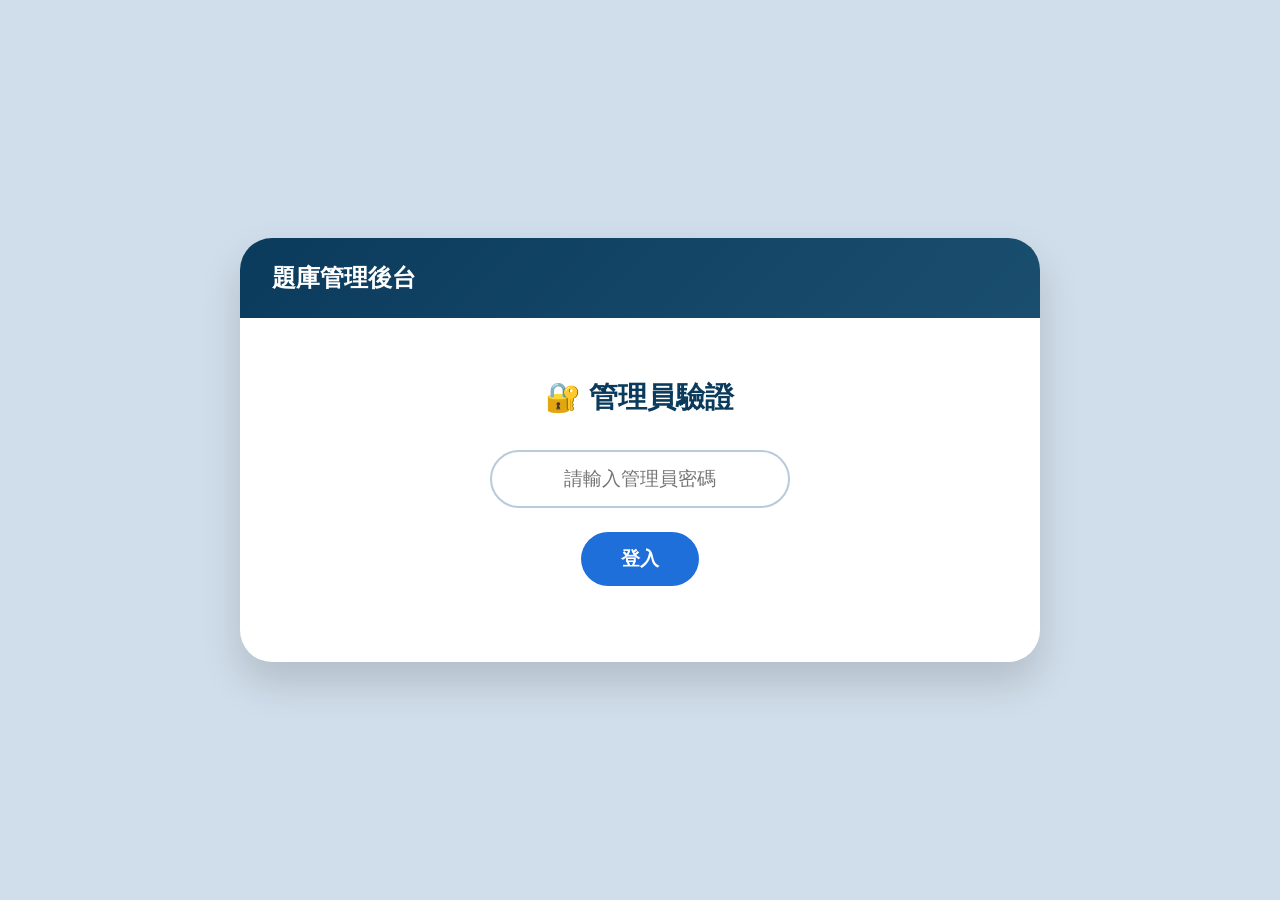
<file: admin.html>
<!DOCTYPE html>
<html lang="zh-Hant">
<head>
    <meta charset="UTF-8">
    <meta name="viewport" content="width=device-width, initial-scale=1.0">
    <title>題庫管理後台 · 三年級科學模擬測驗</title>
    <script src="https://cdn.sheetjs.com/xlsx-0.20.2/package/dist/xlsx.full.min.js"></script>
    <style>
        * { box-sizing: border-box; margin: 0; padding: 0; font-family: 'Segoe UI', 'Microsoft JhengHei', sans-serif; }
        body { background: #d0deeb; min-height: 100vh; display: flex; justify-content: center; align-items: center; padding: 20px; }
        
        .container {
            background: white; width: 800px; max-width: 96%; border-radius: 32px;
            box-shadow: 0 20px 40px rgba(0,0,0,0.15); overflow: hidden;
        }
        
        .header {
            background: linear-gradient(135deg, #0b3b5c, #1a4e6f); color: white;
            padding: 24px 32px; display: flex; justify-content: space-between; align-items: center;
        }
        .header h1 { font-size: 1.5rem; }
        .header .logout-btn {
            background: rgba(255,255,255,0.15); color: white; border: 2px solid rgba(255,255,255,0.3);
            padding: 8px 20px; border-radius: 30px; cursor: pointer; font-size: 0.9rem;
        }
        
        .login-panel {
            padding: 60px 40px; text-align: center;
        }
        .login-panel h2 { color: #0b3b5c; font-size: 1.8rem; margin-bottom: 32px; }
        .login-panel input {
            width: 300px; padding: 16px 24px; font-size: 1.2rem; border: 2px solid #b8cadc;
            border-radius: 60px; outline: none; text-align: center;
        }
        .login-panel input:focus { border-color: #1e6fd9; box-shadow: 0 0 0 4px rgba(30,111,217,0.15); }
        .login-panel button {
            display: block; margin: 24px auto 0; background: #1e6fd9; color: white;
            font-size: 1.2rem; font-weight: 600; padding: 14px 40px; border: none;
            border-radius: 60px; cursor: pointer;
        }
        .login-panel .error { color: #c44536; margin-top: 16px; }
        
        .admin-body { display: none; padding: 32px; }
        
        .section {
            background: #f9fcff; border: 1px solid #cfdeed; border-radius: 20px;
            padding: 24px; margin-bottom: 24px;
        }
        .section h3 { color: #0b3b5c; margin-bottom: 16px; font-size: 1.2rem; }
        
        .upload-area {
            border: 2px dashed #b8cadc; border-radius: 20px; padding: 40px;
            text-align: center; cursor: pointer; transition: 0.2s;
        }
        .upload-area:hover { border-color: #1e6fd9; background: #f0f4f8; }
        .upload-area input { display: none; }
        .upload-area .icon { font-size: 3rem; margin-bottom: 12px; }
        .upload-area p { color: #5b7a94; }
        
        .status-bar {
            display: flex; gap: 16px; margin-top: 20px; flex-wrap: wrap;
        }
        .status-item {
            background: white; border: 1px solid #cfdeed; border-radius: 16px;
            padding: 12px 20px; font-size: 0.95rem;
        }
        .status-item .label { color: #5b7a94; font-size: 0.85rem; }
        .status-item .value { color: #0b3b5c; font-weight: 600; }
        
        .btn {
            padding: 12px 28px; font-size: 1rem; border-radius: 30px; border: none;
            cursor: pointer; font-weight: 600; transition: 0.1s;
        }
        .btn-primary { background: #1e6fd9; color: white; }
        .btn-primary:hover { background: #0b5bbb; }
        .btn-success { background: #2a9d8f; color: white; }
        .btn-success:hover { background: #1f7e72; }
        .btn-danger { background: #c44536; color: white; }
        .btn-danger:hover { background: #a03020; }
        .btn:disabled { opacity: 0.5; cursor: not-allowed; }
        
        .log-area {
            background: #1a2a3a; color: #e0e5ec; border-radius: 16px;
            padding: 16px; font-family: 'Courier New', monospace; font-size: 0.85rem;
            max-height: 200px; overflow-y: auto; margin-top: 16px;
        }
        .log-area .success { color: #2a9d8f; }
        .log-area .error { color: #c44536; }
        .log-area .info { color: #f8ffb0; }
        
        .instructions {
            background: #fff9e6; border: 1px solid #f0d060; border-radius: 16px;
            padding: 20px; margin-top: 20px;
        }
        .instructions h4 { color: #8a6d00; margin-bottom: 12px; }
        .instructions ol { padding-left: 20px; color: #5b7a94; line-height: 1.8; }
        .instructions code {
            background: #f0f4f8; padding: 2px 8px; border-radius: 4px;
            font-size: 0.9rem; color: #1e6fd9;
        }
    </style>
</head>
<body>

<div class="container">
    <div class="header">
        <h1> 題庫管理後台</h1>
        <button class="logout-btn" id="logoutBtn" style="display:none;" onclick="logout()">登出</button>
    </div>
    
    <!-- Login Panel -->
    <div class="login-panel" id="loginPanel">
        <h2>🔐 管理員驗證</h2>
        <input type="password" id="adminPwd" placeholder="請輸入管理員密碼" onkeydown="if(event.key==='Enter')login()">
        <button onclick="login()">登入</button>
        <div class="error" id="loginError"></div>
    </div>
    
    <!-- Admin Body -->
    <div class="admin-body" id="adminBody">
        <!-- Upload Section -->
        <div class="section">
            <h3>📤 上傳題庫 XLSX</h3>
            <div class="upload-area" id="uploadArea" onclick="document.getElementById('xlsxInput').click()">
                <div class="icon">📁</div>
                <p>點擊此處或拖放 XLSX 檔案</p>
                <p style="font-size:0.85rem;color:#9aaebb;margin-top:8px;">支援格式：questions.xlsx</p>
                <input type="file" id="xlsxInput" accept=".xlsx" onchange="handleFileSelect(event)">
            </div>
            <div class="status-bar" id="statusBar" style="display:none;">
                <div class="status-item">
                    <div class="label">檔案名稱</div>
                    <div class="value" id="fileName">—</div>
                </div>
                <div class="status-item">
                    <div class="label">檔案大小</div>
                    <div class="value" id="fileSize">—</div>
                </div>
                <div class="status-item">
                    <div class="label">題目數量</div>
                    <div class="value" id="questionCount">—</div>
                </div>
            </div>
            <div style="margin-top:20px;display:flex;gap:12px;flex-wrap:wrap;">
                <button class="btn btn-primary" id="uploadBtn" onclick="uploadToGitHub()" disabled>📤 上傳到 GitHub</button>
                <button class="btn btn-success" id="previewBtn" onclick="previewQuestions()" disabled>👁️ 預覽題庫</button>
            </div>
            <div class="log-area" id="logArea" style="display:none;"></div>
        </div>
        
        <!-- Instructions -->
        <div class="instructions">
            <h4>📖 使用說明</h4>
            <ol>
                <li>準備好 <code>questions.xlsx</code> 檔案（可從後台「匯出 XLSX」取得範本）</li>
                <li>點擊上方上傳區域選擇檔案</li>
                <li>確認題目數量無誤後，點擊「上傳到 GitHub」</li>
                <li>系統會自動透過 Cloudflare Worker 上傳，並觸發 GitHub Actions</li>
                <li>約 1-2 分鐘後題庫更新生效，學生端自動載入最新題庫</li>
            </ol>
            <p style="margin-top:12px;color:#8a6d00;font-size:0.9rem;">
                ⚠️ 注意：上傳後請等待 GitHub Actions 完成處理，期間學生可能看到舊題庫。
            </p>
        </div>
        
        <!-- Quick Links -->
        <div class="section" style="margin-top:24px;">
            <h3>🔗 快速連結</h3>
            <div style="display:flex;gap:12px;flex-wrap:wrap;">
                <a href="/" class="btn btn-primary" style="text-decoration:none;"> 學生測驗頁面</a>
                <a href="https://github.com/14211-star/science-quiz" target="_blank" class="btn btn-success" style="text-decoration:none;"> GitHub 倉儲</a>
                <a href="https://github.com/14211-star/science-quiz/actions" target="_blank" class="btn btn-success" style="text-decoration:none;">⚡ Actions 狀態</a>
            </div>
        </div>
    </div>
</div>

<script>
const ADMIN_PASSWORD = 'admin123';
const WORKER_URL = 'https://sparkling-night-1177.ab117395.workers.dev/upload';
let selectedFile = null;
let questionCount = 0;

function login() {
    const pwd = document.getElementById('adminPwd').value;
    if (pwd === ADMIN_PASSWORD) {
        document.getElementById('loginPanel').style.display = 'none';
        document.getElementById('adminBody').style.display = 'block';
        document.getElementById('logoutBtn').style.display = 'block';
        sessionStorage.setItem('adminLoggedIn', 'true');
    } else {
        document.getElementById('loginError').textContent = '密碼錯誤';
    }
}

function logout() {
    sessionStorage.removeItem('adminLoggedIn');
    location.reload();
}

// Check session
if (sessionStorage.getItem('adminLoggedIn') === 'true') {
    document.getElementById('loginPanel').style.display = 'none';
    document.getElementById('adminBody').style.display = 'block';
    document.getElementById('logoutBtn').style.display = 'block';
}

function handleFileSelect(event) {
    const file = event.target.files[0];
    if (!file) return;
    
    selectedFile = file;
    document.getElementById('fileName').textContent = file.name;
    document.getElementById('fileSize').textContent = (file.size / 1024).toFixed(1) + ' KB';
    document.getElementById('statusBar').style.display = 'flex';
    
    // Parse XLSX to count questions
    const reader = new FileReader();
    reader.onload = function(e) {
        try {
            const wb = XLSX.read(new Uint8Array(e.target.result), { type: 'array' });
            const ws = wb.Sheets[wb.SheetNames[0]];
            const rows = XLSX.utils.sheet_to_json(ws, { header: 1 });
            questionCount = rows.length - 1; // Exclude header
            document.getElementById('questionCount').textContent = questionCount + ' 題';
            document.getElementById('uploadBtn').disabled = false;
            document.getElementById('previewBtn').disabled = false;
        } catch(err) {
            document.getElementById('questionCount').textContent = '解析失敗';
        }
    };
    reader.readAsArrayBuffer(file);
}

// Drag and drop support
const uploadArea = document.getElementById('uploadArea');
uploadArea.addEventListener('dragover', (e) => {
    e.preventDefault();
    uploadArea.style.borderColor = '#1e6fd9';
    uploadArea.style.background = '#f0f4f8';
});
uploadArea.addEventListener('dragleave', () => {
    uploadArea.style.borderColor = '#b8cadc';
    uploadArea.style.background = '';
});
uploadArea.addEventListener('drop', (e) => {
    e.preventDefault();
    uploadArea.style.borderColor = '#b8cadc';
    uploadArea.style.background = '';
    const file = e.dataTransfer.files[0];
    if (file && file.name.endsWith('.xlsx')) {
        document.getElementById('xlsxInput').files = e.dataTransfer.files;
        handleFileSelect({ target: { files: [file] } });
    }
});

function log(msg, type = 'info') {
    const logArea = document.getElementById('logArea');
    logArea.style.display = 'block';
    const cls = type === 'success' ? 'success' : type === 'error' ? 'error' : 'info';
    logArea.innerHTML += `<div class="${cls}">[${new Date().toLocaleTimeString()}] ${msg}</div>`;
    logArea.scrollTop = logArea.scrollHeight;
}

async function uploadToGitHub() {
    if (!selectedFile) {
        alert('請先選擇檔案');
        return;
    }
    
    const uploadBtn = document.getElementById('uploadBtn');
    uploadBtn.disabled = true;
    uploadBtn.textContent = '⏳ 上傳中...';
    
    log('開始上傳 ' + selectedFile.name + '...');
    
    try {
        const reader = new FileReader();
        reader.onload = async function(e) {
            const base64 = btoa(String.fromCharCode(...new Uint8Array(e.target.result)));
            
            log('發送到 Cloudflare Worker...');
            
            const resp = await fetch(WORKER_URL, {
                method: 'POST',
                headers: { 'Content-Type': 'application/json' },
                body: JSON.stringify({
                    password: ADMIN_PASSWORD,
                    xlsx: base64
                })
            });
            
            const result = await resp.json();
            
            if (!resp.ok) {
                throw new Error(result.error || `HTTP ${resp.status}`);
            }
            
            log('✅ 題庫已成功上傳到 GitHub！', 'success');
            log('⏳ GitHub Actions 將自動處理，約 1-2 分鐘後生效', 'info');
            
            uploadBtn.textContent = '✅ 上傳成功';
            setTimeout(() => {
                uploadBtn.textContent = '📤 上傳到 GitHub';
                uploadBtn.disabled = false;
            }, 3000);
        };
        reader.readAsArrayBuffer(selectedFile);
        
    } catch(err) {
        log('❌ 上傳失敗：' + err.message, 'error');
        uploadBtn.textContent = '❌ 上傳失敗';
        uploadBtn.disabled = false;
        setTimeout(() => {
            uploadBtn.textContent = '📤 上傳到 GitHub';
        }, 3000);
    }
}
    return null;
}

async function uploadToGitHub() {
    if (!selectedFile) {
        alert('請先選擇檔案');
        return;
    }
    
    const token = await getGitHubToken();
    if (!token) {
        alert('需要 GitHub Token 才能上傳');
        return;
    }
    
    const uploadBtn = document.getElementById('uploadBtn');
    uploadBtn.disabled = true;
    uploadBtn.textContent = '⏳ 上傳中...';
    
    log('開始上傳 ' + selectedFile.name + '...');
    
    try {
        // Read file as base64
        const reader = new FileReader();
        reader.onload = async function(e) {
            const base64 = btoa(String.fromCharCode(...new Uint8Array(e.target.result)));
            
            // Get existing file SHA
            log('獲取現有檔案資訊...');
            const apiUrl = `https://api.github.com/repos/${GH_REPO}/contents/questions.xlsx`;
            
            const getResp = await fetch(apiUrl, {
                headers: {
                    'Authorization': `Bearer ${token}`,
                    'Accept': 'application/vnd.github.v3+json'
                }
            });
            
            let sha = '';
            if (getResp.ok) {
                const existing = await getResp.json();
                sha = existing.sha || '';
                log('找到現有檔案，SHA: ' + sha.substring(0, 8) + '...');
            } else {
                log('未找到現有檔案，將建立新檔案');
            }
            
            // Upload new file
            log('上傳新題庫...');
            const putResp = await fetch(apiUrl, {
                method: 'PUT',
                headers: {
                    'Authorization': `Bearer ${token}`,
                    'Accept': 'application/vnd.github.v3+json',
                    'Content-Type': 'application/json'
                },
                body: JSON.stringify({
                    message: `Update question bank (${questionCount} questions)`,
                    content: base64,
                    sha: sha || undefined
                })
            });
            
            if (!putResp.ok) {
                const err = await putResp.json();
                throw new Error(err.message || `HTTP ${putResp.status}`);
            }
            
            log('✅ 題庫已成功上傳到 GitHub！', 'success');
            log('⏳ GitHub Actions 將自動處理，約 1-2 分鐘後生效', 'info');
            
            uploadBtn.textContent = '✅ 上傳成功';
            setTimeout(() => {
                uploadBtn.textContent = '📤 上傳到 GitHub';
                uploadBtn.disabled = false;
            }, 3000);
            
        };
        reader.readAsArrayBuffer(selectedFile);
        
    } catch(err) {
        log(' 上傳失敗：' + err.message, 'error');
        uploadBtn.textContent = ' 上傳失敗';
        uploadBtn.disabled = false;
        setTimeout(() => {
            uploadBtn.textContent = '📤 上傳到 GitHub';
        }, 3000);
    }
}

function previewQuestions() {
    if (!selectedFile) return;
    
    const reader = new FileReader();
    reader.onload = function(e) {
        try {
            const wb = XLSX.read(new Uint8Array(e.target.result), { type: 'array' });
            const ws = wb.Sheets[wb.SheetNames[0]];
            const rows = XLSX.utils.sheet_to_json(ws, { header: 1 });
            
            let preview = ' 題庫預覽：\n\n';
            for (let i = 1; i < Math.min(rows.length, 6); i++) {
                const row = rows[i];
                preview += `#${row[0]} [${row[1]}] ${row[2]}\n`;
                preview += `   答案：${row[8] || '—'}\n\n`;
            }
            if (rows.length > 6) {
                preview += `... 還有 ${rows.length - 6} 題\n`;
            }
            
            alert(preview);
        } catch(err) {
            alert('預覽失敗：' + err.message);
        }
    };
    reader.readAsArrayBuffer(selectedFile);
}
</script>

</body>
</html>
</file>
